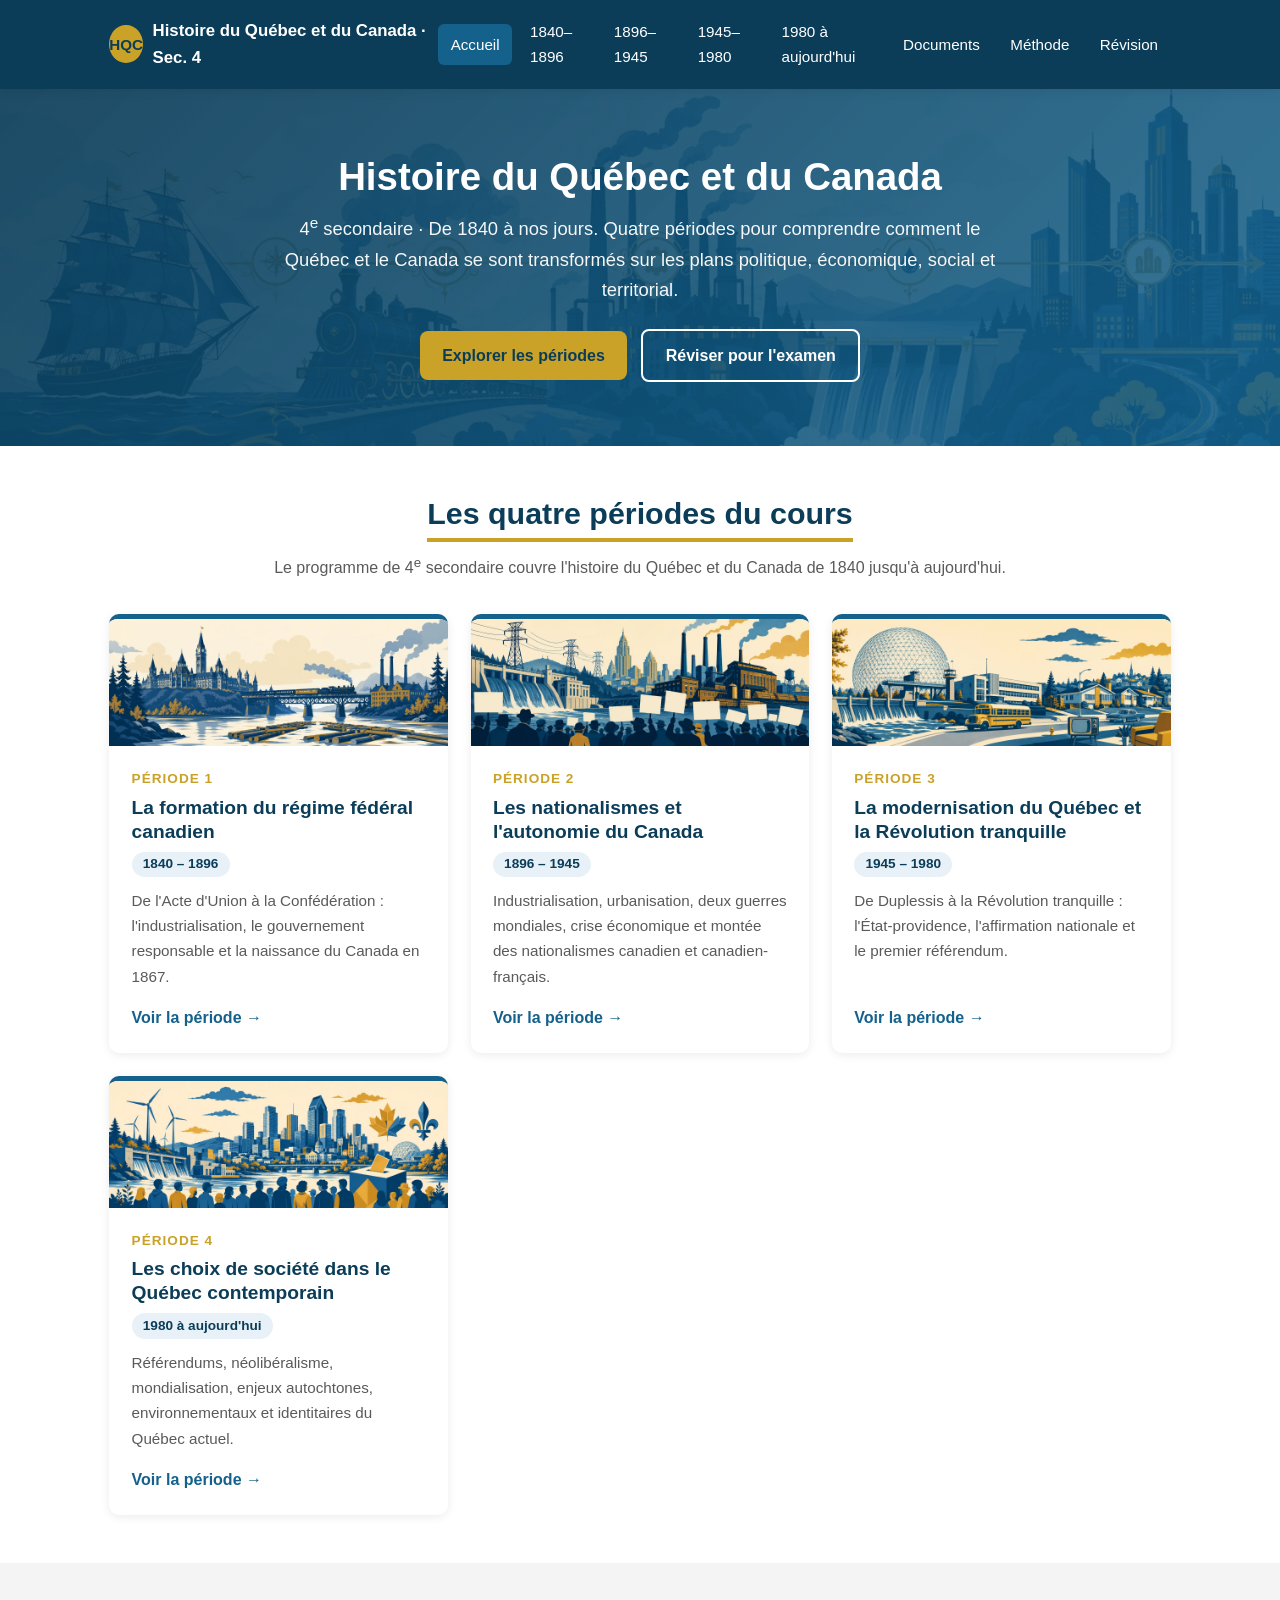
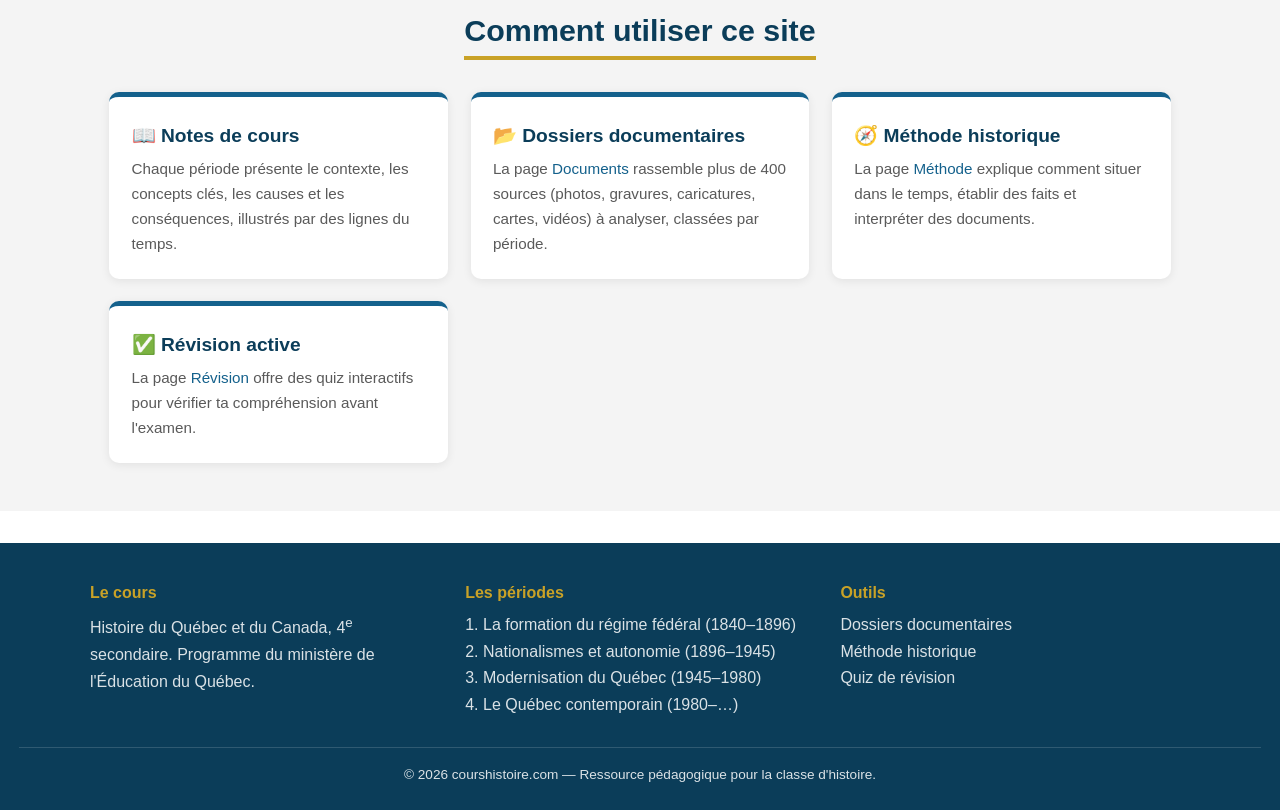
<file: index.html>
<!DOCTYPE html>
<html lang="fr-CA">
<head>
  <meta charset="UTF-8" />
  <meta name="viewport" content="width=device-width, initial-scale=1.0" />
  <title>Histoire du Québec et du Canada — Secondaire 4</title>
  <meta name="description" content="Site de cours d'Histoire du Québec et du Canada de 4e secondaire : les quatre périodes de 1840 à aujourd'hui, notes de cours, lignes du temps et quiz de révision." />
  <meta property="og:title" content="Histoire du Québec et du Canada — Secondaire 4" />
  <meta property="og:description" content="Site de cours d'Histoire du Québec et du Canada de 4e secondaire : les quatre périodes de 1840 à aujourd'hui, notes de cours, lignes du temps et quiz de révision." />
  <meta property="og:type" content="website" />
  <meta property="og:locale" content="fr_CA" />
  <link rel="icon" type="image/svg+xml" href="images/favicon.svg" />
  <link rel="stylesheet" href="css/style.css" />
</head>
<body>
  <a class="evitement" href="#contenu-principal">Aller au contenu</a>
  <header class="site-header">
    <nav class="barre-nav" aria-label="Navigation principale">
      <a href="index.html" class="logo">
        <span class="ecusson">HQC</span>
        <span>Histoire du Québec et du Canada · Sec. 4</span>
      </a>
      <button class="btn-menu" aria-label="Ouvrir le menu" aria-expanded="false">☰</button>
      <ul class="menu">
        <li><a href="index.html" class="actif">Accueil</a></li>
        <li><a href="pages/periode-1.html">1840–1896</a></li>
        <li><a href="pages/periode-2.html">1896–1945</a></li>
        <li><a href="pages/periode-3.html">1945–1980</a></li>
        <li><a href="pages/periode-4.html">1980 à aujourd'hui</a></li>
        <li><a href="pages/documents.html">Documents</a></li>
        <li><a href="pages/methode.html">Méthode</a></li>
        <li><a href="pages/revision.html">Révision</a></li>
      </ul>
    </nav>
  </header>

  <main id="contenu-principal">
    <section class="hero">
      <div class="contenu">
        <h1>Histoire du Québec et du Canada</h1>
        <p>4<sup>e</sup> secondaire · De 1840 à nos jours. Quatre périodes pour comprendre comment le Québec et le Canada se sont transformés sur les plans politique, économique, social et territorial.</p>
        <a href="#periodes" class="btn">Explorer les périodes</a>
        <a href="pages/revision.html" class="btn btn-secondaire">Réviser pour l'examen</a>
      </div>
    </section>

    <section id="periodes">
      <div class="contenu">
        <div class="section-titre">
          <h2>Les quatre périodes du cours</h2>
          <p>Le programme de 4<sup>e</sup> secondaire couvre l'histoire du Québec et du Canada de 1840 jusqu'à aujourd'hui.</p>
        </div>

        <div class="grille-periodes">
          <article class="carte-periode">
            <img class="vignette-periode" src="images/bannieres/periode-1.webp" alt="" loading="lazy" width="1600" height="600" />
            <div class="corps">
              <span class="numero">Période 1</span>
              <h3>La formation du régime fédéral canadien</h3>
              <span class="annees">1840 – 1896</span>
              <p>De l'Acte d'Union à la Confédération : l'industrialisation, le gouvernement responsable et la naissance du Canada en 1867.</p>
              <a class="lien-carte" href="pages/periode-1.html">Voir la période →</a>
            </div>
          </article>

          <article class="carte-periode">
            <img class="vignette-periode" src="images/bannieres/periode-2.webp" alt="" loading="lazy" width="1600" height="600" />
            <div class="corps">
              <span class="numero">Période 2</span>
              <h3>Les nationalismes et l'autonomie du Canada</h3>
              <span class="annees">1896 – 1945</span>
              <p>Industrialisation, urbanisation, deux guerres mondiales, crise économique et montée des nationalismes canadien et canadien-français.</p>
              <a class="lien-carte" href="pages/periode-2.html">Voir la période →</a>
            </div>
          </article>

          <article class="carte-periode">
            <img class="vignette-periode" src="images/bannieres/periode-3.webp" alt="" loading="lazy" width="1600" height="600" />
            <div class="corps">
              <span class="numero">Période 3</span>
              <h3>La modernisation du Québec et la Révolution tranquille</h3>
              <span class="annees">1945 – 1980</span>
              <p>De Duplessis à la Révolution tranquille : l'État-providence, l'affirmation nationale et le premier référendum.</p>
              <a class="lien-carte" href="pages/periode-3.html">Voir la période →</a>
            </div>
          </article>

          <article class="carte-periode">
            <img class="vignette-periode" src="images/bannieres/periode-4.webp" alt="" loading="lazy" width="1600" height="600" />
            <div class="corps">
              <span class="numero">Période 4</span>
              <h3>Les choix de société dans le Québec contemporain</h3>
              <span class="annees">1980 à aujourd'hui</span>
              <p>Référendums, néolibéralisme, mondialisation, enjeux autochtones, environnementaux et identitaires du Québec actuel.</p>
              <a class="lien-carte" href="pages/periode-4.html">Voir la période →</a>
            </div>
          </article>
        </div>
      </div>
    </section>

    <section class="bg-clair">
      <div class="contenu">
        <div class="section-titre">
          <h2>Comment utiliser ce site</h2>
        </div>
        <div class="grille-periodes">
          <article class="carte-periode">
            <div class="corps">
              <h3>📖 Notes de cours</h3>
              <p>Chaque période présente le contexte, les concepts clés, les causes et les conséquences, illustrés par des lignes du temps.</p>
            </div>
          </article>
          <article class="carte-periode">
            <div class="corps">
              <h3>📂 Dossiers documentaires</h3>
              <p>La page <a href="pages/documents.html">Documents</a> rassemble plus de 400 sources (photos, gravures, caricatures, cartes, vidéos) à analyser, classées par période.</p>
            </div>
          </article>
          <article class="carte-periode">
            <div class="corps">
              <h3>🧭 Méthode historique</h3>
              <p>La page <a href="pages/methode.html">Méthode</a> explique comment situer dans le temps, établir des faits et interpréter des documents.</p>
            </div>
          </article>
          <article class="carte-periode">
            <div class="corps">
              <h3>✅ Révision active</h3>
              <p>La page <a href="pages/revision.html">Révision</a> offre des quiz interactifs pour vérifier ta compréhension avant l'examen.</p>
            </div>
          </article>
        </div>
      </div>
    </section>
  </main>

  <footer class="site-footer">
    <div class="footer-grille">
      <div>
        <h4>Le cours</h4>
        <p>Histoire du Québec et du Canada, 4<sup>e</sup> secondaire. Programme du ministère de l'Éducation du Québec.</p>
      </div>
      <div>
        <h4>Les périodes</h4>
        <ul>
          <li><a href="pages/periode-1.html">1. La formation du régime fédéral (1840–1896)</a></li>
          <li><a href="pages/periode-2.html">2. Nationalismes et autonomie (1896–1945)</a></li>
          <li><a href="pages/periode-3.html">3. Modernisation du Québec (1945–1980)</a></li>
          <li><a href="pages/periode-4.html">4. Le Québec contemporain (1980–…)</a></li>
        </ul>
      </div>
      <div>
        <h4>Outils</h4>
        <ul>
          <li><a href="pages/documents.html">Dossiers documentaires</a></li>
          <li><a href="pages/methode.html">Méthode historique</a></li>
          <li><a href="pages/revision.html">Quiz de révision</a></li>
        </ul>
      </div>
    </div>
    <p class="copyright">© <span class="annee-courante">2026</span> courshistoire.com — Ressource pédagogique pour la classe d'histoire.</p>
  </footer>

  <script src="js/main.js"></script>
</body>
</html>
</file>
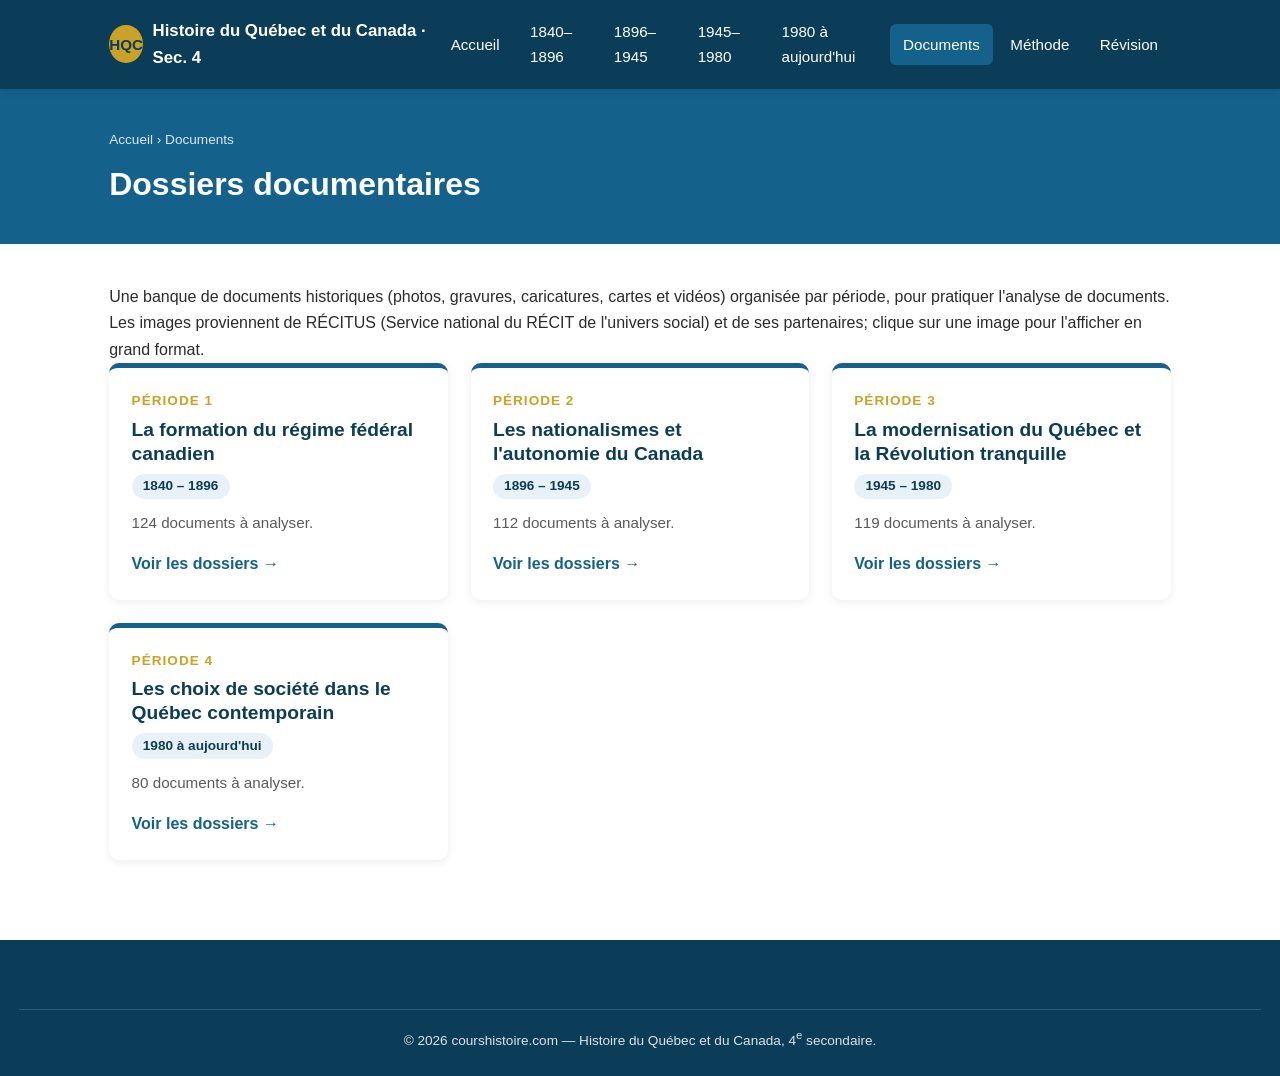
<file: pages/documents.html>
<!DOCTYPE html>
<html lang="fr-CA">
<head>
  <meta charset="UTF-8" />
  <meta name="viewport" content="width=device-width, initial-scale=1.0" />
  <title>Dossiers documentaires — Histoire du Québec et du Canada, Sec. 4</title>
  <meta name="description" content="Banque de documents historiques (images, gravures, caricatures, vidéos) organisée par période pour l&#x27;analyse en classe." />
  <meta property="og:title" content="Dossiers documentaires — Histoire du Québec et du Canada, Sec. 4" />
  <meta property="og:description" content="Banque de documents historiques (images, gravures, caricatures, vidéos) organisée par période pour l&#x27;analyse en classe." />
  <meta property="og:type" content="website" />
  <meta property="og:locale" content="fr_CA" />
  <link rel="icon" type="image/svg+xml" href="../images/favicon.svg" />
  <link rel="stylesheet" href="../css/style.css" />
</head>
<body>
  <a class="evitement" href="#contenu-principal">Aller au contenu</a>
  <header class="site-header">
    <nav class="barre-nav" aria-label="Navigation principale">
      <a href="../index.html" class="logo">
        <span class="ecusson">HQC</span>
        <span>Histoire du Québec et du Canada · Sec. 4</span>
      </a>
      <button class="btn-menu" aria-label="Ouvrir le menu" aria-expanded="false">☰</button>
      <ul class="menu">
        <li><a href="../index.html">Accueil</a></li>
        <li><a href="periode-1.html">1840–1896</a></li>
        <li><a href="periode-2.html">1896–1945</a></li>
        <li><a href="periode-3.html">1945–1980</a></li>
        <li><a href="periode-4.html">1980 à aujourd'hui</a></li>
        <li><a href="documents.html" class="actif">Documents</a></li>
        <li><a href="methode.html">Méthode</a></li>
        <li><a href="revision.html">Révision</a></li>
      </ul>
    </nav>
  </header>

  <div class="entete-periode">
    <div class="contenu">
      <p class="fil-ariane"><a href="../index.html">Accueil</a> › Documents</p>
      <h1>Dossiers documentaires</h1>
    </div>
  </div>

  <main id="contenu-principal" class="contenu" style="padding-top:2.5rem; padding-bottom:3rem;">
    <p>Une banque de documents historiques (photos, gravures, caricatures, cartes et vidéos) organisée par période, pour pratiquer l'analyse de documents. Les images proviennent de RÉCITUS (Service national du RÉCIT de l'univers social) et de ses partenaires; clique sur une image pour l'afficher en grand format.</p>

    <div class="grille-periodes">
      <article class="carte-periode">
        <div class="corps">
          <span class="numero">Période 1</span>
          <h3>La formation du régime fédéral canadien</h3>
          <span class="annees">1840 – 1896</span>
          <p>124 documents à analyser.</p>
          <a class="lien-carte" href="documents-periode-1.html">Voir les dossiers →</a>
        </div>
      </article>
      <article class="carte-periode">
        <div class="corps">
          <span class="numero">Période 2</span>
          <h3>Les nationalismes et l&#x27;autonomie du Canada</h3>
          <span class="annees">1896 – 1945</span>
          <p>112 documents à analyser.</p>
          <a class="lien-carte" href="documents-periode-2.html">Voir les dossiers →</a>
        </div>
      </article>
      <article class="carte-periode">
        <div class="corps">
          <span class="numero">Période 3</span>
          <h3>La modernisation du Québec et la Révolution tranquille</h3>
          <span class="annees">1945 – 1980</span>
          <p>119 documents à analyser.</p>
          <a class="lien-carte" href="documents-periode-3.html">Voir les dossiers →</a>
        </div>
      </article>
      <article class="carte-periode">
        <div class="corps">
          <span class="numero">Période 4</span>
          <h3>Les choix de société dans le Québec contemporain</h3>
          <span class="annees">1980 à aujourd'hui</span>
          <p>80 documents à analyser.</p>
          <a class="lien-carte" href="documents-periode-4.html">Voir les dossiers →</a>
        </div>
      </article>
    </div>
  </main>

  <footer class="site-footer">
    <p class="copyright">© <span class="annee-courante">2026</span> courshistoire.com — Histoire du Québec et du Canada, 4<sup>e</sup> secondaire.</p>
  </footer>

  <script src="../js/main.js"></script>
</body>
</html>
</file>
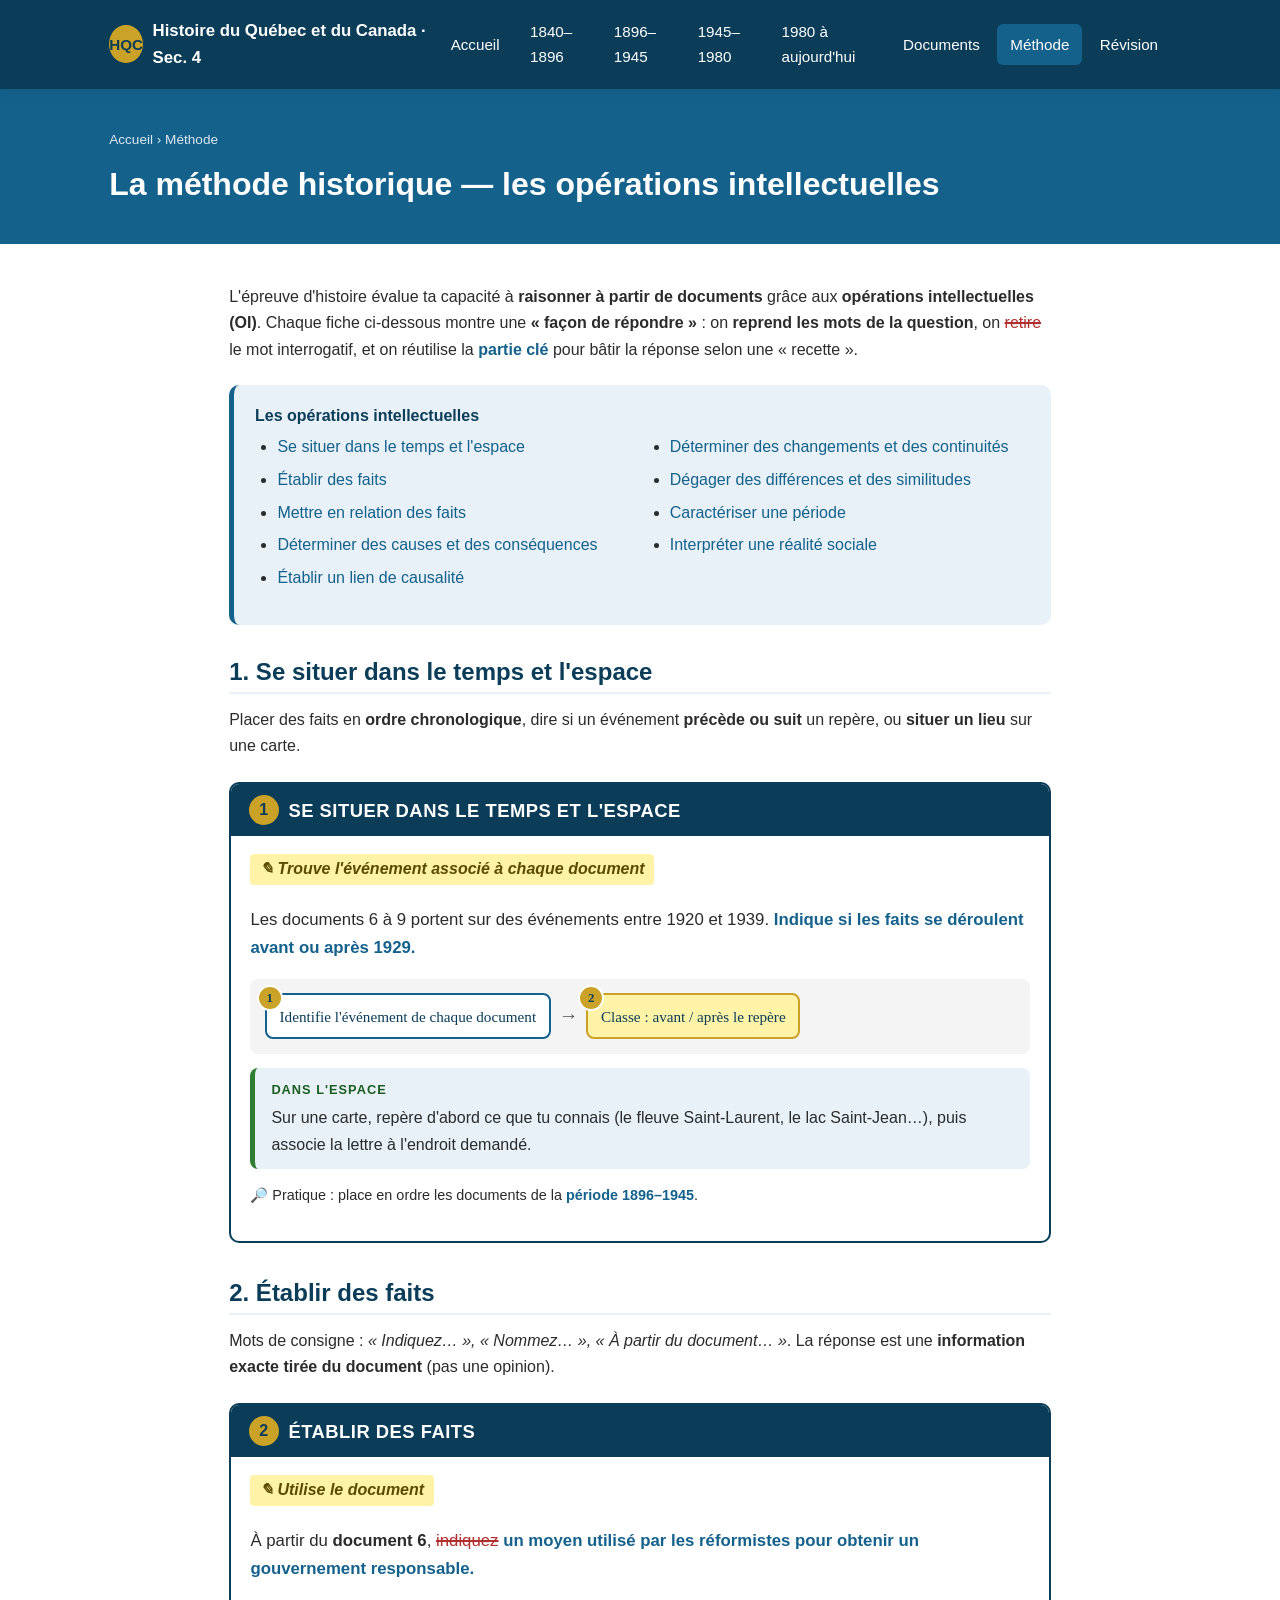
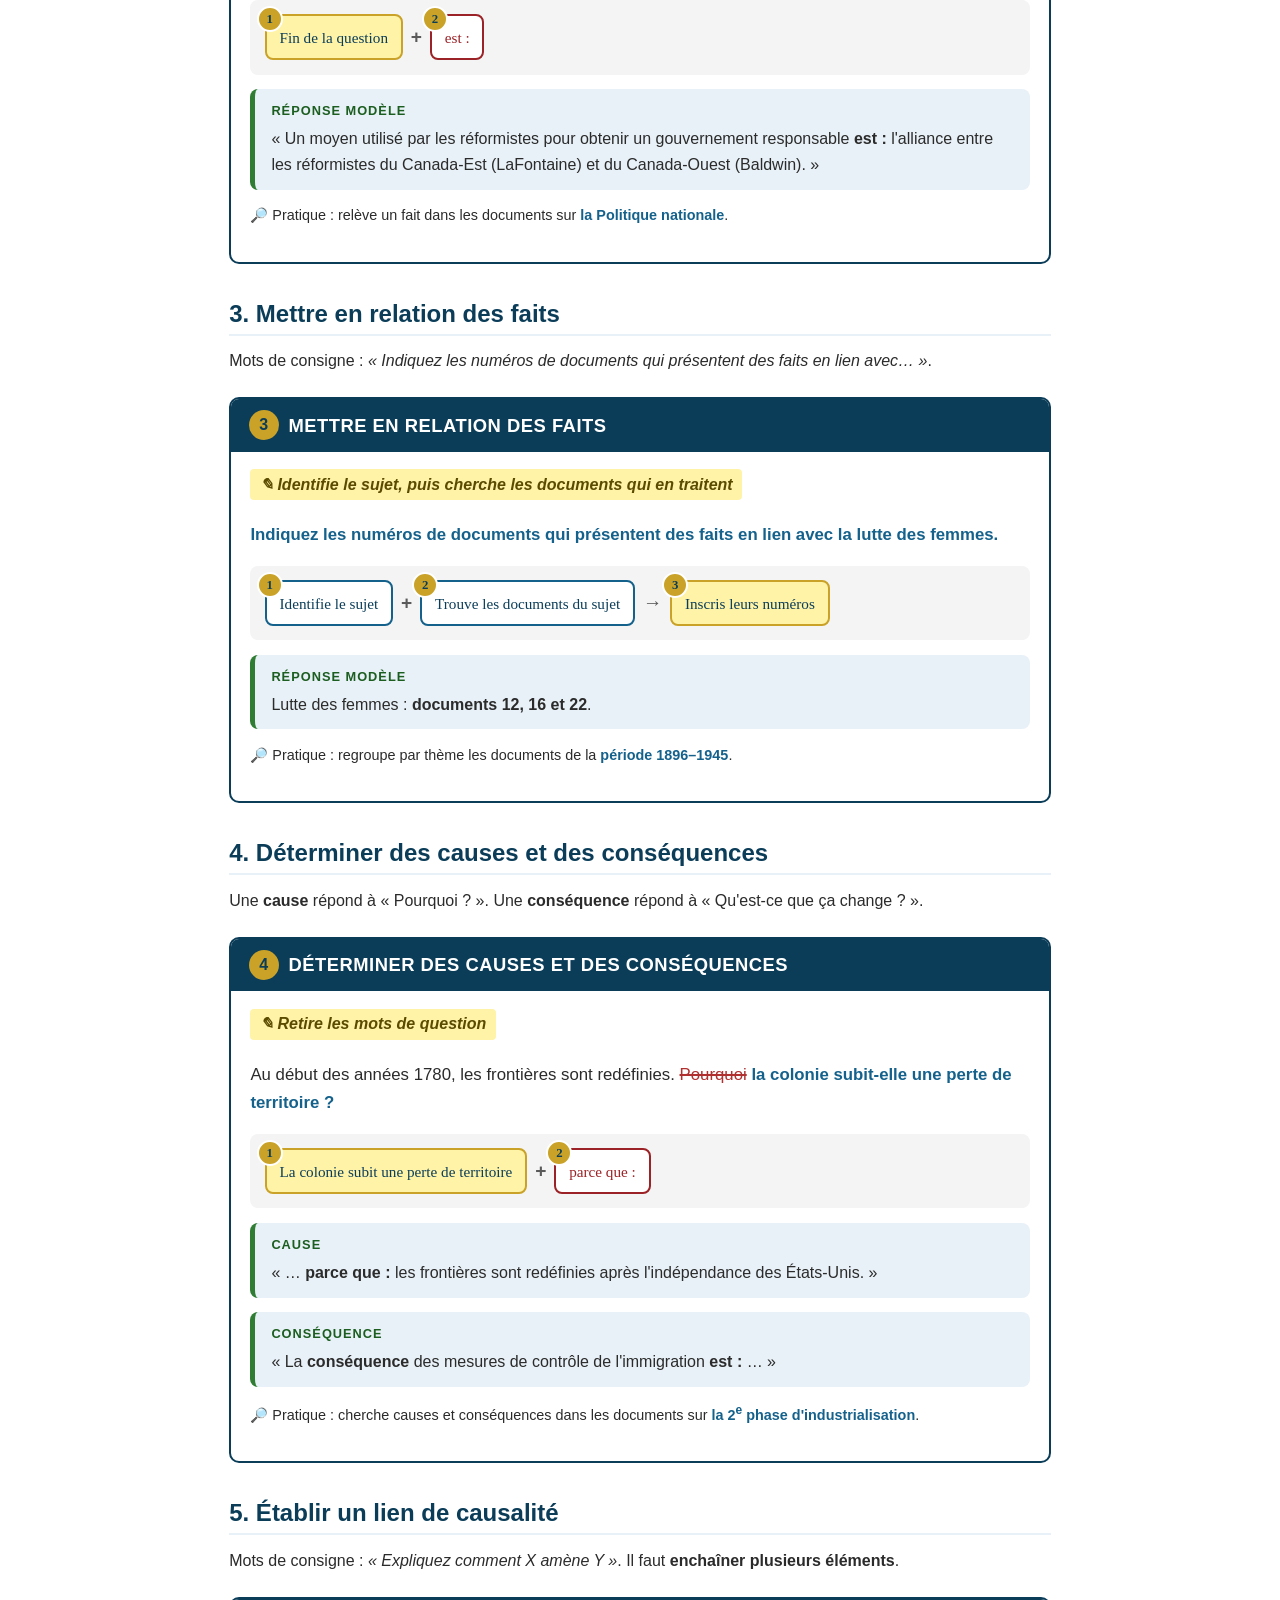
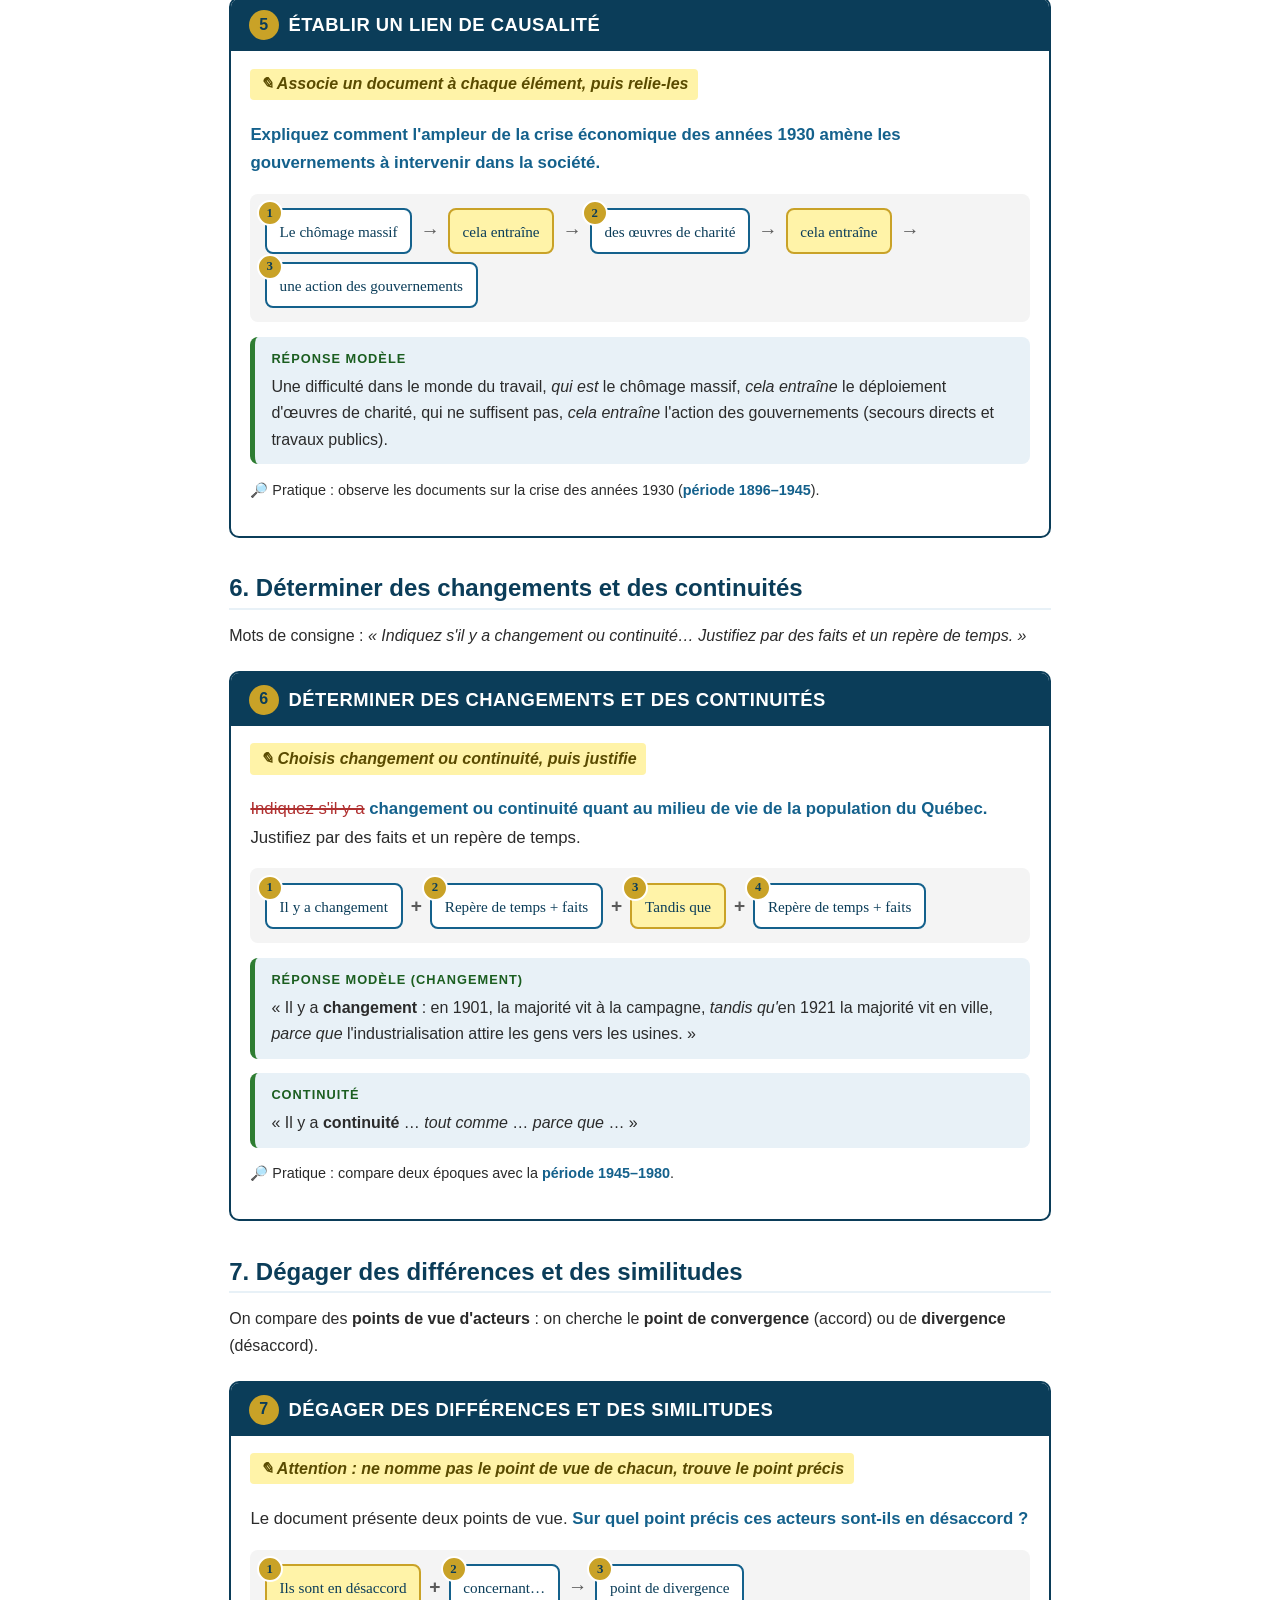
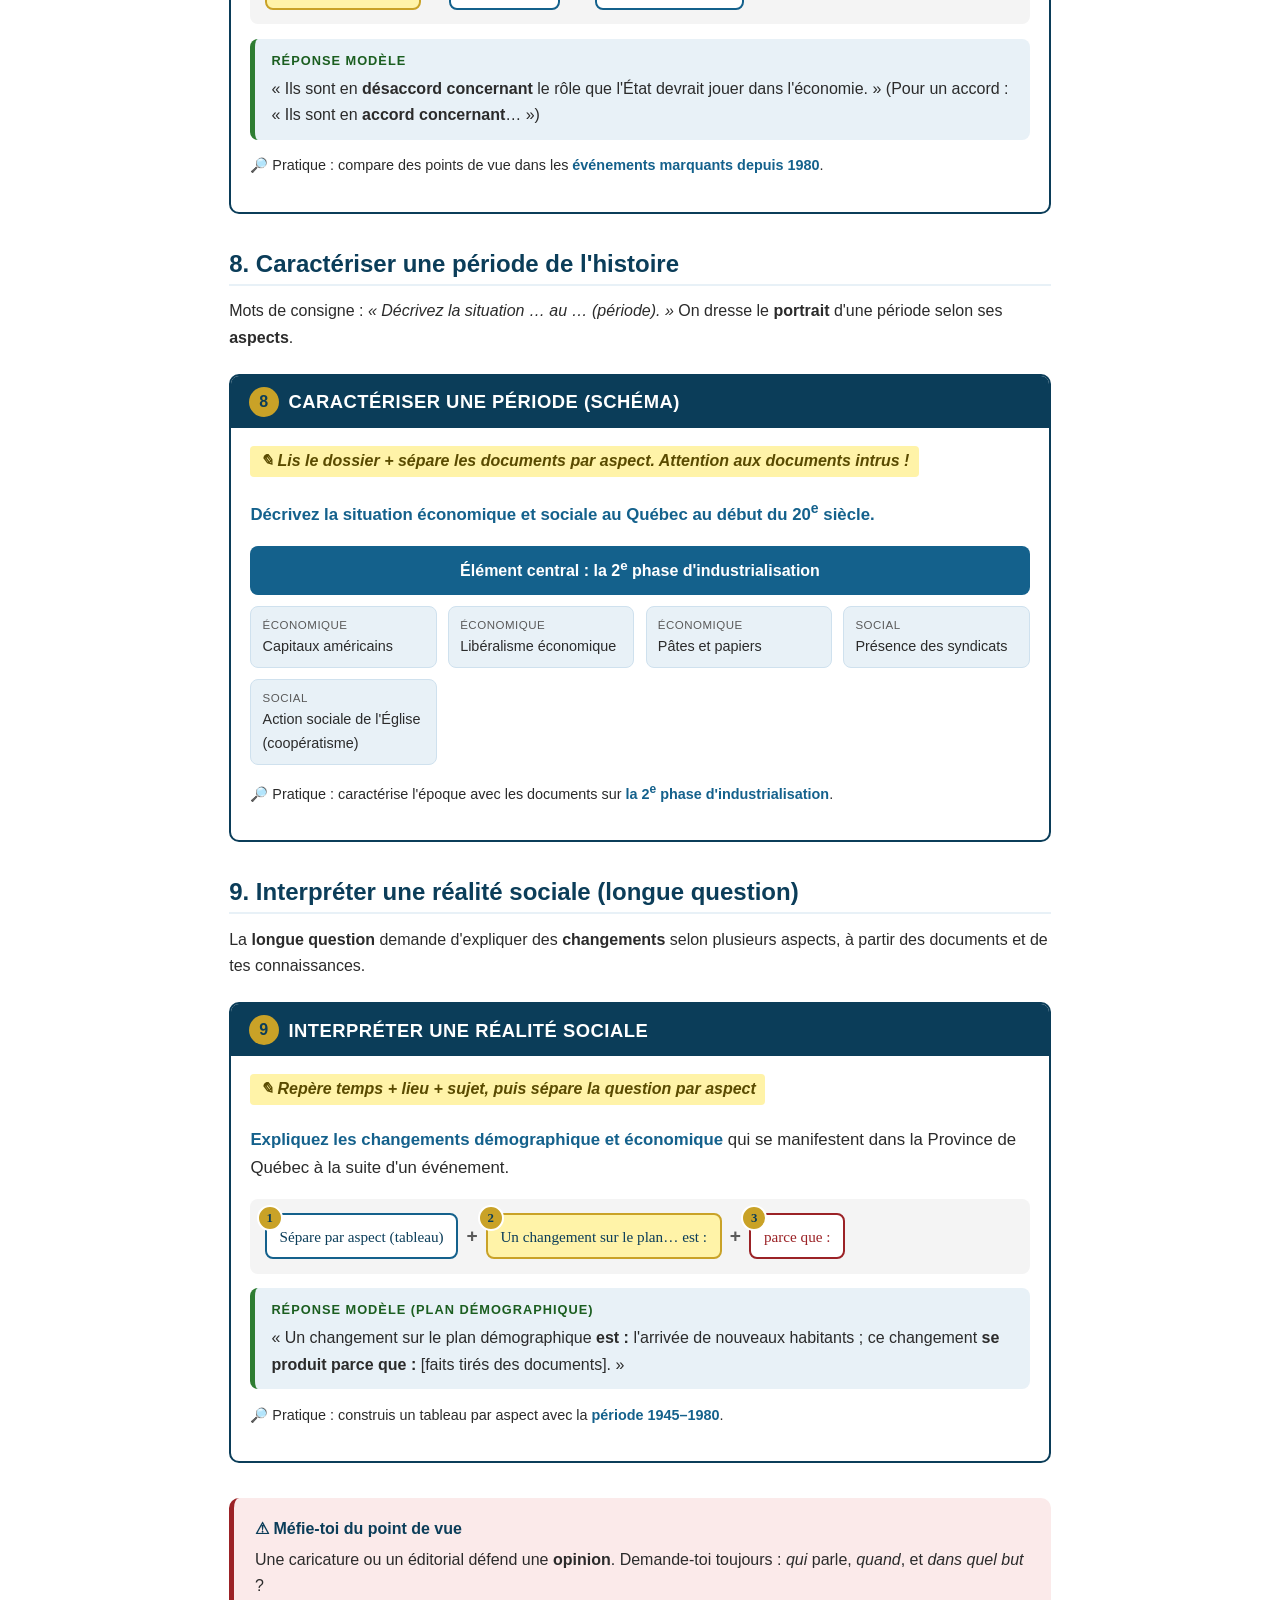
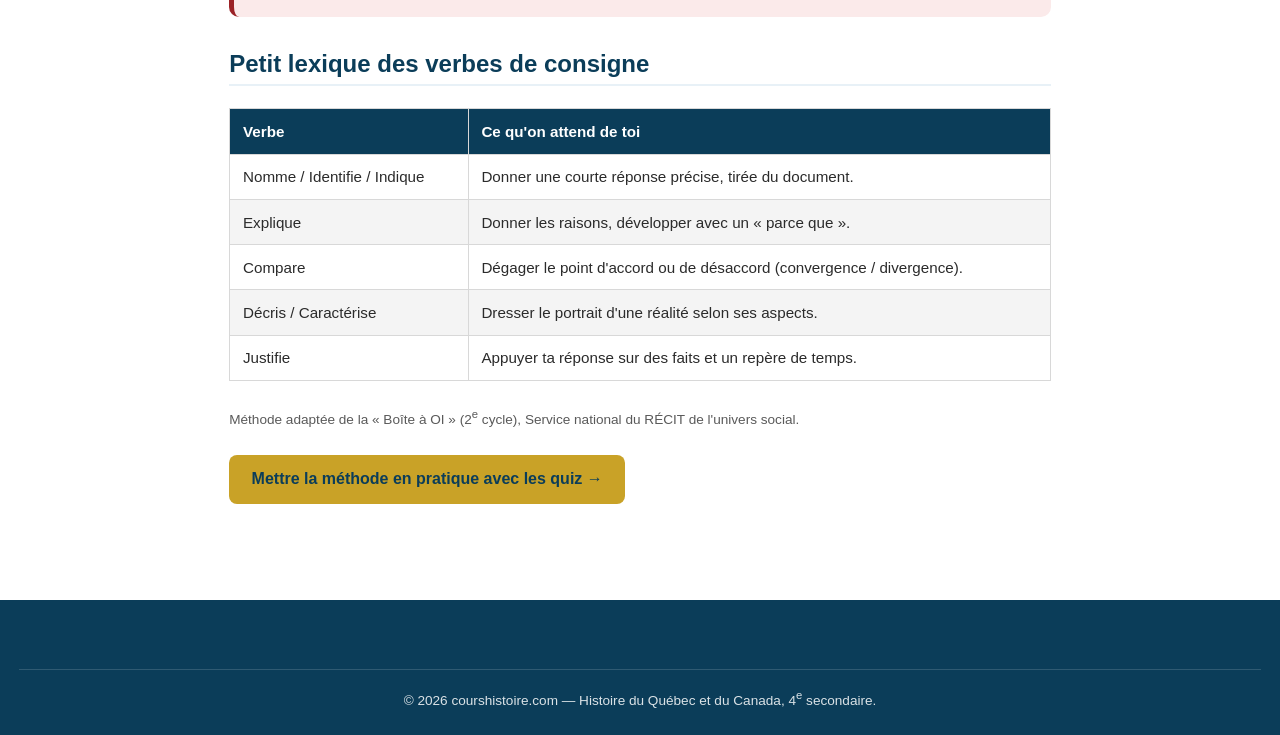
<file: pages/methode.html>
<!DOCTYPE html>
<html lang="fr-CA">
<head>
  <meta charset="UTF-8" />
  <meta name="viewport" content="width=device-width, initial-scale=1.0" />
  <title>Méthode historique — Histoire du Québec et du Canada, Sec. 4</title>
  <meta name="description" content="Les opérations intellectuelles en histoire et leur « façon de répondre » : méthode, mots-charnières et exemples pour l'épreuve d'Histoire du Québec et du Canada de 4e secondaire." />
  <meta property="og:title" content="Méthode historique — Histoire du Québec et du Canada, Sec. 4" />
  <meta property="og:description" content="Les opérations intellectuelles en histoire et leur « façon de répondre » : méthode, mots-charnières et exemples pour l'épreuve d'Histoire du Québec et du Canada de 4e secondaire." />
  <meta property="og:type" content="website" />
  <meta property="og:locale" content="fr_CA" />
  <link rel="icon" type="image/svg+xml" href="../images/favicon.svg" />
  <link rel="stylesheet" href="../css/style.css" />
</head>
<body>
  <a class="evitement" href="#contenu-principal">Aller au contenu</a>
  <header class="site-header">
    <nav class="barre-nav" aria-label="Navigation principale">
      <a href="../index.html" class="logo">
        <span class="ecusson">HQC</span>
        <span>Histoire du Québec et du Canada · Sec. 4</span>
      </a>
      <button class="btn-menu" aria-label="Ouvrir le menu" aria-expanded="false">☰</button>
      <ul class="menu">
        <li><a href="../index.html">Accueil</a></li>
        <li><a href="periode-1.html">1840–1896</a></li>
        <li><a href="periode-2.html">1896–1945</a></li>
        <li><a href="periode-3.html">1945–1980</a></li>
        <li><a href="periode-4.html">1980 à aujourd'hui</a></li>
        <li><a href="documents.html">Documents</a></li>
        <li><a href="methode.html" class="actif">Méthode</a></li>
        <li><a href="revision.html">Révision</a></li>
      </ul>
    </nav>
  </header>

  <div class="entete-periode">
    <div class="contenu">
      <p class="fil-ariane"><a href="../index.html">Accueil</a> › Méthode</p>
      <h1>La méthode historique — les opérations intellectuelles</h1>
    </div>
  </div>

  <main id="contenu-principal" class="contenu" style="padding-top:2.5rem; padding-bottom:3rem; max-width:860px;">
    <article class="article-cours">
      <p>L'épreuve d'histoire évalue ta capacité à <strong>raisonner à partir de documents</strong> grâce aux <strong>opérations intellectuelles (OI)</strong>. Chaque fiche ci-dessous montre une <strong>« façon de répondre »</strong> : on <strong>reprend les mots de la question</strong>, on <span style="color:#b03030;text-decoration:line-through;text-decoration-thickness:2px;">retire</span> le mot interrogatif, et on réutilise la <span style="color:var(--bleu);font-weight:700;">partie clé</span> pour bâtir la réponse selon une « recette ».</p>

      <nav class="encadre" aria-label="Liste des opérations intellectuelles">
        <span class="titre-encadre">Les opérations intellectuelles</span>
        <ul class="liste-dossiers">
          <li><a href="#temps-espace">Se situer dans le temps et l'espace</a></li>
          <li><a href="#faits">Établir des faits</a></li>
          <li><a href="#relation">Mettre en relation des faits</a></li>
          <li><a href="#causes">Déterminer des causes et des conséquences</a></li>
          <li><a href="#causalite">Établir un lien de causalité</a></li>
          <li><a href="#changement">Déterminer des changements et des continuités</a></li>
          <li><a href="#comparer">Dégager des différences et des similitudes</a></li>
          <li><a href="#caracteriser">Caractériser une période</a></li>
          <li><a href="#interpreter">Interpréter une réalité sociale</a></li>
        </ul>
      </nav>

      <!-- 1. SE SITUER DANS LE TEMPS ET L'ESPACE -->
      <h2 id="temps-espace">1. Se situer dans le temps et l'espace</h2>
      <p>Placer des faits en <strong>ordre chronologique</strong>, dire si un événement <strong>précède ou suit</strong> un repère, ou <strong>situer un lieu</strong> sur une carte.</p>
      <div class="oi-fiche">
        <div class="oi-entete"><span class="pastille">1</span><h3>Se situer dans le temps et l'espace</h3></div>
        <div class="oi-corps">
          <p class="oi-annot">Trouve l'événement associé à chaque document</p>
          <p class="oi-question"><span class="garde">Les documents 6 à 9 portent sur des événements entre 1920 et 1939.</span> <span class="cle">Indique si les faits se déroulent avant ou après 1929.</span></p>
          <div class="recette">
            <span class="chip" data-n="1">Identifie l'événement de chaque document</span>
            <span class="plus">→</span>
            <span class="chip cle" data-n="2">Classe : avant / après le repère</span>
          </div>
          <div class="reponse-modele">
            <span class="etiquette">Dans l'espace</span>
            Sur une carte, repère d'abord ce que tu connais (le fleuve Saint-Laurent, le lac Saint-Jean…), puis associe la lettre à l'endroit demandé.
          </div>
          <p class="oi-pratique">🔎 Pratique : place en ordre les documents de la <a href="documents-periode-2.html">période 1896–1945</a>.</p>
        </div>
      </div>

      <!-- 2. ÉTABLIR DES FAITS -->
      <h2 id="faits">2. Établir des faits</h2>
      <p>Mots de consigne : <em>« Indiquez… », « Nommez… », « À partir du document… »</em>. La réponse est une <strong>information exacte tirée du document</strong> (pas une opinion).</p>
      <div class="oi-fiche">
        <div class="oi-entete"><span class="pastille">2</span><h3>Établir des faits</h3></div>
        <div class="oi-corps">
          <p class="oi-annot">Utilise le document</p>
          <p class="oi-question"><span class="garde">À partir du <strong>document 6</strong>,</span> <span class="retire">indiquez</span> <span class="cle">un moyen utilisé par les réformistes pour obtenir un gouvernement responsable.</span></p>
          <div class="recette">
            <span class="chip cle" data-n="1">Fin de la question</span>
            <span class="plus">+</span>
            <span class="chip rouge" data-n="2">est :</span>
          </div>
          <div class="reponse-modele">
            <span class="etiquette">Réponse modèle</span>
            « Un moyen utilisé par les réformistes pour obtenir un gouvernement responsable <strong>est :</strong> l'alliance entre les réformistes du Canada-Est (LaFontaine) et du Canada-Ouest (Baldwin). »
          </div>
          <p class="oi-pratique">🔎 Pratique : relève un fait dans les documents sur <a href="documents-periode-1.html#la-politique-nationale">la Politique nationale</a>.</p>
        </div>
      </div>

      <!-- 3. METTRE EN RELATION DES FAITS -->
      <h2 id="relation">3. Mettre en relation des faits</h2>
      <p>Mots de consigne : <em>« Indiquez les numéros de documents qui présentent des faits en lien avec… »</em>.</p>
      <div class="oi-fiche">
        <div class="oi-entete"><span class="pastille">3</span><h3>Mettre en relation des faits</h3></div>
        <div class="oi-corps">
          <p class="oi-annot">Identifie le sujet, puis cherche les documents qui en traitent</p>
          <p class="oi-question"><span class="cle">Indiquez les numéros de documents qui présentent des faits en lien avec la lutte des femmes.</span></p>
          <div class="recette">
            <span class="chip" data-n="1">Identifie le sujet</span>
            <span class="plus">+</span>
            <span class="chip" data-n="2">Trouve les documents du sujet</span>
            <span class="plus">→</span>
            <span class="chip cle" data-n="3">Inscris leurs numéros</span>
          </div>
          <div class="reponse-modele">
            <span class="etiquette">Réponse modèle</span>
            Lutte des femmes : <strong>documents 12, 16 et 22</strong>.
          </div>
          <p class="oi-pratique">🔎 Pratique : regroupe par thème les documents de la <a href="documents-periode-2.html">période 1896–1945</a>.</p>
        </div>
      </div>

      <!-- 4. CAUSES ET CONSÉQUENCES -->
      <h2 id="causes">4. Déterminer des causes et des conséquences</h2>
      <p>Une <strong>cause</strong> répond à « Pourquoi ? ». Une <strong>conséquence</strong> répond à « Qu'est-ce que ça change ? ».</p>
      <div class="oi-fiche">
        <div class="oi-entete"><span class="pastille">4</span><h3>Déterminer des causes et des conséquences</h3></div>
        <div class="oi-corps">
          <p class="oi-annot">Retire les mots de question</p>
          <p class="oi-question"><span class="garde">Au début des années 1780, les frontières sont redéfinies.</span> <span class="retire">Pourquoi</span> <span class="cle">la colonie subit-elle une perte de territoire&nbsp;?</span></p>
          <div class="recette">
            <span class="chip cle" data-n="1">La colonie subit une perte de territoire</span>
            <span class="plus">+</span>
            <span class="chip rouge" data-n="2">parce que :</span>
          </div>
          <div class="reponse-modele">
            <span class="etiquette">Cause</span>
            « … <strong>parce que :</strong> les frontières sont redéfinies après l'indépendance des États-Unis. »
          </div>
          <div class="reponse-modele">
            <span class="etiquette">Conséquence</span>
            « La <strong>conséquence</strong> des mesures de contrôle de l'immigration <strong>est :</strong> … »
          </div>
          <p class="oi-pratique">🔎 Pratique : cherche causes et conséquences dans les documents sur <a href="documents-periode-2.html#deuxi-me-phase-d-industrialisation">la 2<sup>e</sup> phase d'industrialisation</a>.</p>
        </div>
      </div>

      <!-- 5. LIEN DE CAUSALITÉ -->
      <h2 id="causalite">5. Établir un lien de causalité</h2>
      <p>Mots de consigne : <em>« Expliquez comment X amène Y »</em>. Il faut <strong>enchaîner plusieurs éléments</strong>.</p>
      <div class="oi-fiche">
        <div class="oi-entete"><span class="pastille">5</span><h3>Établir un lien de causalité</h3></div>
        <div class="oi-corps">
          <p class="oi-annot">Associe un document à chaque élément, puis relie-les</p>
          <p class="oi-question"><span class="cle">Expliquez comment l'ampleur de la crise économique des années 1930 amène les gouvernements à intervenir dans la société.</span></p>
          <div class="recette">
            <span class="chip" data-n="1">Le chômage massif</span>
            <span class="plus">→</span>
            <span class="chip cle">cela entraîne</span>
            <span class="plus">→</span>
            <span class="chip" data-n="2">des œuvres de charité</span>
            <span class="plus">→</span>
            <span class="chip cle">cela entraîne</span>
            <span class="plus">→</span>
            <span class="chip" data-n="3">une action des gouvernements</span>
          </div>
          <div class="reponse-modele">
            <span class="etiquette">Réponse modèle</span>
            Une difficulté dans le monde du travail, <em>qui est</em> le chômage massif, <em>cela entraîne</em> le déploiement d'œuvres de charité, qui ne suffisent pas, <em>cela entraîne</em> l'action des gouvernements (secours directs et travaux publics).
          </div>
          <p class="oi-pratique">🔎 Pratique : observe les documents sur la crise des années 1930 (<a href="documents-periode-2.html">période 1896–1945</a>).</p>
        </div>
      </div>

      <!-- 6. CHANGEMENTS ET CONTINUITÉS -->
      <h2 id="changement">6. Déterminer des changements et des continuités</h2>
      <p>Mots de consigne : <em>« Indiquez s'il y a changement ou continuité… Justifiez par des faits et un repère de temps. »</em></p>
      <div class="oi-fiche">
        <div class="oi-entete"><span class="pastille">6</span><h3>Déterminer des changements et des continuités</h3></div>
        <div class="oi-corps">
          <p class="oi-annot">Choisis changement ou continuité, puis justifie</p>
          <p class="oi-question"><span class="retire">Indiquez s'il y a</span> <span class="cle">changement ou continuité quant au milieu de vie de la population du Québec.</span> <span class="garde">Justifiez par des faits et un repère de temps.</span></p>
          <div class="recette">
            <span class="chip" data-n="1">Il y a changement</span>
            <span class="plus">+</span>
            <span class="chip" data-n="2">Repère de temps + faits</span>
            <span class="plus">+</span>
            <span class="chip cle" data-n="3">Tandis que</span>
            <span class="plus">+</span>
            <span class="chip" data-n="4">Repère de temps + faits</span>
          </div>
          <div class="reponse-modele">
            <span class="etiquette">Réponse modèle (changement)</span>
            « Il y a <strong>changement</strong> : en 1901, la majorité vit à la campagne, <em>tandis qu'</em>en 1921 la majorité vit en ville, <em>parce que</em> l'industrialisation attire les gens vers les usines. »
          </div>
          <div class="reponse-modele">
            <span class="etiquette">Continuité</span>
            « Il y a <strong>continuité</strong> … <em>tout comme</em> … <em>parce que</em> … »
          </div>
          <p class="oi-pratique">🔎 Pratique : compare deux époques avec la <a href="documents-periode-3.html">période 1945–1980</a>.</p>
        </div>
      </div>

      <!-- 7. DIFFÉRENCES ET SIMILITUDES -->
      <h2 id="comparer">7. Dégager des différences et des similitudes</h2>
      <p>On compare des <strong>points de vue d'acteurs</strong> : on cherche le <strong>point de convergence</strong> (accord) ou de <strong>divergence</strong> (désaccord).</p>
      <div class="oi-fiche">
        <div class="oi-entete"><span class="pastille">7</span><h3>Dégager des différences et des similitudes</h3></div>
        <div class="oi-corps">
          <p class="oi-annot">Attention : ne nomme pas le point de vue de chacun, trouve le point précis</p>
          <p class="oi-question"><span class="garde">Le document présente deux points de vue.</span> <span class="cle">Sur quel point précis ces acteurs sont-ils en désaccord&nbsp;?</span></p>
          <div class="recette">
            <span class="chip cle" data-n="1">Ils sont en désaccord</span>
            <span class="plus">+</span>
            <span class="chip" data-n="2">concernant…</span>
            <span class="plus">→</span>
            <span class="chip" data-n="3">point de divergence</span>
          </div>
          <div class="reponse-modele">
            <span class="etiquette">Réponse modèle</span>
            « Ils sont en <strong>désaccord concernant</strong> le rôle que l'État devrait jouer dans l'économie. » (Pour un accord : « Ils sont en <strong>accord concernant</strong>… »)
          </div>
          <p class="oi-pratique">🔎 Pratique : compare des points de vue dans les <a href="documents-periode-4.html#v-nements-marquants-1980-nos-jours">événements marquants depuis 1980</a>.</p>
        </div>
      </div>

      <!-- 8. CARACTÉRISER UNE PÉRIODE -->
      <h2 id="caracteriser">8. Caractériser une période de l'histoire</h2>
      <p>Mots de consigne : <em>« Décrivez la situation … au … (période). »</em> On dresse le <strong>portrait</strong> d'une période selon ses <strong>aspects</strong>.</p>
      <div class="oi-fiche">
        <div class="oi-entete"><span class="pastille">8</span><h3>Caractériser une période (schéma)</h3></div>
        <div class="oi-corps">
          <p class="oi-annot">Lis le dossier + sépare les documents par aspect. Attention aux documents intrus !</p>
          <p class="oi-question"><span class="cle">Décrivez la situation <strong>économique et sociale</strong> au Québec au début du 20<sup>e</sup> siècle.</span></p>
          <div class="oi-schema">
            <div class="central">Élément central : la 2<sup>e</sup> phase d'industrialisation</div>
            <div class="comp"><span class="aspect">Économique</span>Capitaux américains</div>
            <div class="comp"><span class="aspect">Économique</span>Libéralisme économique</div>
            <div class="comp"><span class="aspect">Économique</span>Pâtes et papiers</div>
            <div class="comp"><span class="aspect">Social</span>Présence des syndicats</div>
            <div class="comp"><span class="aspect">Social</span>Action sociale de l'Église (coopératisme)</div>
          </div>
          <p class="oi-pratique">🔎 Pratique : caractérise l'époque avec les documents sur <a href="documents-periode-2.html#deuxi-me-phase-d-industrialisation">la 2<sup>e</sup> phase d'industrialisation</a>.</p>
        </div>
      </div>

      <!-- 9. INTERPRÉTER UNE RÉALITÉ SOCIALE -->
      <h2 id="interpreter">9. Interpréter une réalité sociale (longue question)</h2>
      <p>La <strong>longue question</strong> demande d'expliquer des <strong>changements</strong> selon plusieurs aspects, à partir des documents et de tes connaissances.</p>
      <div class="oi-fiche">
        <div class="oi-entete"><span class="pastille">9</span><h3>Interpréter une réalité sociale</h3></div>
        <div class="oi-corps">
          <p class="oi-annot">Repère temps + lieu + sujet, puis sépare la question par aspect</p>
          <p class="oi-question"><span class="cle">Expliquez les changements <strong>démographique et économique</strong></span> <span class="garde">qui se manifestent dans la Province de Québec à la suite d'un événement.</span></p>
          <div class="recette">
            <span class="chip" data-n="1">Sépare par aspect (tableau)</span>
            <span class="plus">+</span>
            <span class="chip cle" data-n="2">Un changement sur le plan… est :</span>
            <span class="plus">+</span>
            <span class="chip rouge" data-n="3">parce que :</span>
          </div>
          <div class="reponse-modele">
            <span class="etiquette">Réponse modèle (plan démographique)</span>
            « Un changement sur le plan démographique <strong>est :</strong> l'arrivée de nouveaux habitants ; ce changement <strong>se produit parce que :</strong> [faits tirés des documents]. »
          </div>
          <p class="oi-pratique">🔎 Pratique : construis un tableau par aspect avec la <a href="documents-periode-3.html">période 1945–1980</a>.</p>
        </div>
      </div>

      <div class="encadre attention">
        <span class="titre-encadre">⚠ Méfie-toi du point de vue</span>
        Une caricature ou un éditorial défend une <strong>opinion</strong>. Demande-toi toujours : <em>qui</em> parle, <em>quand</em>, et <em>dans quel but</em> ?
      </div>

      <h2>Petit lexique des verbes de consigne</h2>
      <div class="tableau-wrap">
        <table>
          <thead>
            <tr><th>Verbe</th><th>Ce qu'on attend de toi</th></tr>
          </thead>
          <tbody>
            <tr><td>Nomme / Identifie / Indique</td><td>Donner une courte réponse précise, tirée du document.</td></tr>
            <tr><td>Explique</td><td>Donner les raisons, développer avec un « parce que ».</td></tr>
            <tr><td>Compare</td><td>Dégager le point d'accord ou de désaccord (convergence / divergence).</td></tr>
            <tr><td>Décris / Caractérise</td><td>Dresser le portrait d'une réalité selon ses aspects.</td></tr>
            <tr><td>Justifie</td><td>Appuyer ta réponse sur des faits et un repère de temps.</td></tr>
          </tbody>
        </table>
      </div>

      <p style="font-size:0.85rem; color:#5a5a5a; margin-top:1.5rem;">Méthode adaptée de la « Boîte à OI » (2<sup>e</sup> cycle), Service national du RÉCIT de l'univers social.</p>

      <p style="margin-top:1.5rem;"><a class="btn" href="revision.html">Mettre la méthode en pratique avec les quiz →</a></p>
    </article>
  </main>

  <footer class="site-footer">
    <p class="copyright">© <span class="annee-courante">2026</span> courshistoire.com — Histoire du Québec et du Canada, 4<sup>e</sup> secondaire.</p>
  </footer>

  <script src="../js/main.js"></script>
</body>
</html>
</file>
<file: css/style.css>
/* ===================================================================
   Histoire du Québec et du Canada — Secondaire 4
   Feuille de style principale
   =================================================================== */

:root {
  --bleu-fonce: #0b3d59;
  --bleu: #14618c;
  --bleu-clair: #e8f1f7;
  --or: #c9a227;
  --rouge: #9b2226;
  --gris-fonce: #2b2b2b;
  --gris: #5a5a5a;
  --gris-clair: #f4f4f4;
  --blanc: #ffffff;
  --ombre: 0 2px 10px rgba(0, 0, 0, 0.08);
  --rayon: 10px;
  --largeur-max: 1100px;
  --transition: 0.2s ease;
}

* {
  box-sizing: border-box;
  margin: 0;
  padding: 0;
}

html {
  scroll-behavior: smooth;
}

body {
  font-family: "Segoe UI", Tahoma, Geneva, Verdana, sans-serif;
  color: var(--gris-fonce);
  line-height: 1.65;
  background: var(--blanc);
}

img {
  max-width: 100%;
  height: auto;
  display: block;
}

a {
  color: var(--bleu);
  text-decoration: none;
  transition: color var(--transition);
}

a:hover {
  color: var(--bleu-fonce);
  text-decoration: underline;
}

h1, h2, h3, h4 {
  line-height: 1.25;
  color: var(--bleu-fonce);
}

.contenu {
  width: 100%;
  max-width: var(--largeur-max);
  margin: 0 auto;
  padding: 0 1.2rem;
}

/* ---------- En-tête et navigation ---------- */
.site-header {
  background: var(--bleu-fonce);
  color: var(--blanc);
  position: sticky;
  top: 0;
  z-index: 100;
  box-shadow: var(--ombre);
}

.barre-nav {
  display: flex;
  align-items: center;
  justify-content: space-between;
  padding: 0.7rem 1.2rem;
  max-width: var(--largeur-max);
  margin: 0 auto;
}

.logo {
  display: flex;
  align-items: center;
  gap: 0.6rem;
  color: var(--blanc);
  font-weight: 700;
  font-size: 1.05rem;
}

.logo:hover {
  text-decoration: none;
  color: var(--or);
}

.logo .ecusson {
  background: var(--or);
  color: var(--bleu-fonce);
  width: 38px;
  height: 38px;
  border-radius: 50%;
  display: grid;
  place-items: center;
  font-weight: 800;
  font-size: 0.95rem;
}

.menu {
  list-style: none;
  display: flex;
  gap: 0.3rem;
  align-items: center;
}

.menu a {
  color: var(--blanc);
  padding: 0.5rem 0.8rem;
  border-radius: 6px;
  font-size: 0.95rem;
  display: block;
}

.menu a:hover,
.menu a.actif {
  background: var(--bleu);
  text-decoration: none;
  color: var(--blanc);
}

.btn-menu {
  display: none;
  background: none;
  border: 2px solid rgba(255, 255, 255, 0.5);
  color: var(--blanc);
  font-size: 1.4rem;
  border-radius: 6px;
  padding: 0.2rem 0.6rem;
  cursor: pointer;
}

/* ---------- Bannière / hero ---------- */
.hero {
  background: linear-gradient(135deg, rgba(11, 61, 89, 0.92), rgba(20, 97, 140, 0.85)),
    url("../images/bannieres/accueil.webp") center/cover no-repeat;
  color: var(--blanc);
  padding: 4rem 1.2rem;
  text-align: center;
}

.hero h1 {
  color: var(--blanc);
  font-size: 2.4rem;
  margin-bottom: 0.6rem;
}

.hero p {
  font-size: 1.15rem;
  max-width: 720px;
  margin: 0 auto 1.5rem;
  opacity: 0.95;
}

.btn {
  display: inline-block;
  background: var(--or);
  color: var(--bleu-fonce);
  font-weight: 700;
  padding: 0.7rem 1.4rem;
  border-radius: 8px;
  transition: transform var(--transition), background var(--transition);
}

.btn:hover {
  background: #d9b22f;
  color: var(--bleu-fonce);
  text-decoration: none;
  transform: translateY(-2px);
}

.btn-secondaire {
  background: transparent;
  color: var(--blanc);
  border: 2px solid var(--blanc);
  margin-left: 0.6rem;
}

.btn-secondaire:hover {
  background: var(--blanc);
  color: var(--bleu-fonce);
}

/* ---------- Sections ---------- */
section {
  padding: 3rem 0;
}

.section-titre {
  text-align: center;
  margin-bottom: 2rem;
}

.section-titre h2 {
  font-size: 1.9rem;
  display: inline-block;
  padding-bottom: 0.4rem;
  border-bottom: 4px solid var(--or);
}

.section-titre p {
  color: var(--gris);
  margin-top: 0.6rem;
}

.bg-clair {
  background: var(--gris-clair);
}

/* ---------- Grille de cartes de périodes ---------- */
.grille-periodes {
  display: grid;
  grid-template-columns: repeat(auto-fit, minmax(250px, 1fr));
  gap: 1.4rem;
}

.carte-periode {
  background: var(--blanc);
  border-radius: var(--rayon);
  box-shadow: var(--ombre);
  overflow: hidden;
  display: flex;
  flex-direction: column;
  border-top: 5px solid var(--bleu);
  transition: transform var(--transition), box-shadow var(--transition);
}

.carte-periode:hover {
  transform: translateY(-5px);
  box-shadow: 0 8px 22px rgba(0, 0, 0, 0.14);
}

.carte-periode .numero {
  font-size: 0.85rem;
  font-weight: 700;
  color: var(--or);
  text-transform: uppercase;
  letter-spacing: 1px;
}

.carte-periode .corps {
  padding: 1.4rem;
  flex: 1;
  display: flex;
  flex-direction: column;
}

.carte-periode h3 {
  margin: 0.3rem 0 0.5rem;
  font-size: 1.2rem;
}

.carte-periode .annees {
  background: var(--bleu-clair);
  color: var(--bleu-fonce);
  font-weight: 700;
  border-radius: 20px;
  padding: 0.1rem 0.7rem;
  font-size: 0.85rem;
  align-self: flex-start;
  margin-bottom: 0.7rem;
}

.carte-periode p {
  color: var(--gris);
  font-size: 0.95rem;
  flex: 1;
}

.carte-periode .lien-carte {
  margin-top: 1rem;
  font-weight: 700;
}

/* ---------- Page de période ---------- */
.entete-periode {
  background: var(--bleu);
  color: var(--blanc);
  padding: 2.5rem 1.2rem;
}

.entete-periode .contenu {
  max-width: var(--largeur-max);
}

.entete-periode .annees {
  display: inline-block;
  background: var(--or);
  color: var(--bleu-fonce);
  font-weight: 700;
  border-radius: 20px;
  padding: 0.15rem 0.9rem;
  margin-bottom: 0.6rem;
}

.entete-periode h1 {
  color: var(--blanc);
  font-size: 2rem;
}

.fil-ariane {
  font-size: 0.85rem;
  color: rgba(255, 255, 255, 0.85);
  margin-bottom: 0.8rem;
}

.fil-ariane a {
  color: rgba(255, 255, 255, 0.85);
}

/* Mise en page contenu + sommaire latéral */
.layout-cours {
  display: grid;
  grid-template-columns: 240px 1fr;
  gap: 2.2rem;
  align-items: start;
  padding-top: 2.5rem;
  padding-bottom: 3rem;
}

.sommaire {
  position: sticky;
  top: 80px;
  background: var(--gris-clair);
  border-radius: var(--rayon);
  padding: 1.2rem;
  font-size: 0.92rem;
}

.sommaire h4 {
  margin-bottom: 0.6rem;
  text-transform: uppercase;
  font-size: 0.8rem;
  letter-spacing: 1px;
  color: var(--gris);
}

.sommaire ol {
  list-style: none;
  counter-reset: item;
}

.sommaire li {
  counter-increment: item;
  margin-bottom: 0.4rem;
}

.sommaire li a::before {
  content: counter(item) ". ";
  color: var(--or);
  font-weight: 700;
}

.article-cours h2 {
  font-size: 1.5rem;
  margin: 2rem 0 0.8rem;
  padding-bottom: 0.3rem;
  border-bottom: 2px solid var(--bleu-clair);
}

.article-cours h2:first-child {
  margin-top: 0;
}

.article-cours h3 {
  font-size: 1.15rem;
  margin: 1.4rem 0 0.5rem;
  color: var(--bleu);
}

.article-cours p {
  margin-bottom: 1rem;
}

.article-cours ul,
.article-cours ol {
  margin: 0 0 1rem 1.4rem;
}

.article-cours li {
  margin-bottom: 0.4rem;
}

/* Encadrés pédagogiques */
.encadre {
  border-radius: var(--rayon);
  padding: 1.1rem 1.3rem;
  margin: 1.4rem 0;
  border-left: 5px solid var(--bleu);
  background: var(--bleu-clair);
}

.encadre.concept {
  border-left-color: var(--or);
  background: #fdf6e3;
}

.encadre.attention {
  border-left-color: var(--rouge);
  background: #fbeaea;
}

.encadre .titre-encadre {
  font-weight: 700;
  display: block;
  margin-bottom: 0.3rem;
  color: var(--bleu-fonce);
}

/* Tableau */
.tableau-wrap {
  overflow-x: auto;
  margin: 1.4rem 0;
}

table {
  width: 100%;
  border-collapse: collapse;
  font-size: 0.95rem;
  min-width: 480px;
}

table caption {
  text-align: left;
  font-weight: 700;
  color: var(--bleu-fonce);
  margin-bottom: 0.5rem;
}

th, td {
  border: 1px solid #d8d8d8;
  padding: 0.6rem 0.8rem;
  text-align: left;
  vertical-align: top;
}

thead th {
  background: var(--bleu-fonce);
  color: var(--blanc);
}

tbody tr:nth-child(even) {
  background: var(--gris-clair);
}

/* Ligne du temps */
.ligne-temps {
  list-style: none;
  margin: 1.5rem 0;
  padding-left: 1.2rem;
  border-left: 3px solid var(--bleu);
}

.ligne-temps li {
  position: relative;
  padding: 0 0 1.1rem 1.4rem;
}

.ligne-temps li::before {
  content: "";
  position: absolute;
  left: -1.62rem;
  top: 0.35rem;
  width: 14px;
  height: 14px;
  border-radius: 50%;
  background: var(--or);
  border: 3px solid var(--blanc);
  box-shadow: 0 0 0 2px var(--bleu);
}

.ligne-temps .date {
  font-weight: 700;
  color: var(--bleu-fonce);
  margin-right: 0.4rem;
}

/* Navigation entre périodes */
.nav-periodes {
  display: flex;
  justify-content: space-between;
  gap: 1rem;
  margin: 2.5rem 0 1rem;
  flex-wrap: wrap;
}

.nav-periodes a {
  background: var(--gris-clair);
  border-radius: var(--rayon);
  padding: 0.9rem 1.2rem;
  flex: 1;
  min-width: 220px;
}

.nav-periodes a:hover {
  background: var(--bleu-clair);
  text-decoration: none;
}

.nav-periodes .sens {
  display: block;
  font-size: 0.8rem;
  color: var(--gris);
  text-transform: uppercase;
  letter-spacing: 1px;
}

.nav-periodes .suivant {
  text-align: right;
}

/* ---------- Quiz / révision ---------- */
.quiz {
  background: var(--blanc);
  border-radius: var(--rayon);
  box-shadow: var(--ombre);
  padding: 1.6rem;
  margin: 1.5rem 0;
}

.question {
  margin-bottom: 1.4rem;
  padding-bottom: 1.2rem;
  border-bottom: 1px solid #eee;
}

.question:last-child {
  border-bottom: none;
  margin-bottom: 0;
}

.question p.enonce {
  font-weight: 700;
  margin-bottom: 0.6rem;
}

.options {
  list-style: none;
  display: grid;
  gap: 0.5rem;
}

.options button {
  width: 100%;
  text-align: left;
  background: var(--gris-clair);
  border: 2px solid transparent;
  border-radius: 8px;
  padding: 0.6rem 0.9rem;
  font-size: 0.95rem;
  cursor: pointer;
  transition: var(--transition);
  font-family: inherit;
}

.options button:hover {
  border-color: var(--bleu);
}

.options button.bon {
  background: #d8f0dd;
  border-color: #2e7d32;
  color: #1b5e20;
  font-weight: 700;
}

.options button.mauvais {
  background: #fbeaea;
  border-color: var(--rouge);
  color: var(--rouge);
}

.retour-quiz {
  margin-top: 0.6rem;
  font-size: 0.9rem;
  color: var(--gris);
  min-height: 1.2rem;
}

/* Tableau de bord d'une série de questions (score, progression) */
.quiz-tableau {
  background: var(--bleu-clair);
  border-radius: var(--rayon);
  padding: 0.9rem 1.2rem;
  margin: 1.5rem 0 -0.8rem;
  display: flex;
  flex-wrap: wrap;
  align-items: center;
  gap: 0.6rem 1rem;
}

.quiz-jauge {
  flex: 1 1 180px;
  height: 10px;
  background: var(--blanc);
  border-radius: 5px;
  overflow: hidden;
}

.quiz-jauge-remplie {
  display: block;
  height: 100%;
  width: 0;
  background: var(--bleu);
  border-radius: 5px;
  transition: width var(--transition);
}

.quiz-etat {
  flex: 2 1 260px;
  font-size: 0.9rem;
  color: var(--bleu-fonce);
  margin: 0;
}

.btn-recommencer {
  background: var(--blanc);
  border: 2px solid var(--bleu);
  color: var(--bleu);
  border-radius: 8px;
  padding: 0.4rem 0.9rem;
  font-size: 0.85rem;
  font-weight: 700;
  cursor: pointer;
  font-family: inherit;
  transition: var(--transition);
}

.btn-recommencer:hover {
  background: var(--bleu);
  color: var(--blanc);
}

/* ---------- Pied de page ---------- */
.site-footer {
  background: var(--bleu-fonce);
  color: rgba(255, 255, 255, 0.85);
  padding: 2.5rem 1.2rem 1.5rem;
  margin-top: 2rem;
}

.footer-grille {
  display: grid;
  grid-template-columns: repeat(auto-fit, minmax(220px, 1fr));
  gap: 1.6rem;
  max-width: var(--largeur-max);
  margin: 0 auto;
}

.site-footer h4 {
  color: var(--or);
  margin-bottom: 0.6rem;
}

.site-footer ul {
  list-style: none;
}

.site-footer a {
  color: rgba(255, 255, 255, 0.85);
}

.site-footer a:hover {
  color: var(--blanc);
}

.copyright {
  text-align: center;
  margin-top: 1.8rem;
  padding-top: 1rem;
  border-top: 1px solid rgba(255, 255, 255, 0.15);
  font-size: 0.85rem;
}

/* ---------- Responsive ---------- */
@media (max-width: 860px) {
  .layout-cours {
    grid-template-columns: 1fr;
  }
  .sommaire {
    position: static;
  }
}

@media (max-width: 720px) {
  .btn-menu {
    display: block;
  }
  .menu {
    display: none;
    position: absolute;
    top: 100%;
    left: 0;
    right: 0;
    flex-direction: column;
    background: var(--bleu-fonce);
    padding: 0.6rem 1.2rem 1rem;
    gap: 0.2rem;
  }
  .menu.ouvert {
    display: flex;
  }
  .menu a {
    padding: 0.7rem 0.6rem;
  }
  .hero h1 {
    font-size: 1.8rem;
  }
  .btn-secondaire {
    margin-left: 0;
    margin-top: 0.6rem;
  }
}

/* ---------- Figures et images (sources BAnQ, domaine public) ---------- */
.figure {
  margin: 1.6rem 0;
  background: var(--blanc);
  border: 1px solid #e3e3e3;
  border-radius: var(--rayon);
  overflow: hidden;
  box-shadow: var(--ombre);
}

.figure img {
  width: 100%;
  height: auto;
  display: block;
  background: var(--bleu-clair);
}

.figure figcaption {
  padding: 0.7rem 1rem;
  font-size: 0.9rem;
  color: var(--gris-fonce);
  border-top: 3px solid var(--or);
}

.figure figcaption .source {
  display: block;
  margin-top: 0.3rem;
  font-size: 0.8rem;
  color: var(--gris);
  font-style: italic;
}

.figure figcaption .source a {
  color: var(--gris);
}

/* Deux figures côte à côte sur grand écran */
.figures-2 {
  display: grid;
  grid-template-columns: 1fr 1fr;
  gap: 1.2rem;
}

.figures-2 .figure {
  margin: 1.6rem 0 0;
}

@media (max-width: 640px) {
  .figures-2 {
    grid-template-columns: 1fr;
  }
}

/* ---------- « Façons de répondre » (opérations intellectuelles) ---------- */
.facon {
  border: 2px solid var(--bleu);
  border-radius: var(--rayon);
  margin: 1.4rem 0;
  overflow: hidden;
}

.facon .facon-titre {
  background: var(--bleu);
  color: var(--blanc);
  font-weight: 700;
  padding: 0.6rem 1rem;
  display: flex;
  align-items: center;
  gap: 0.5rem;
}

.facon .facon-titre::before {
  content: "✍";
  font-size: 1.1rem;
}

.facon .facon-corps {
  padding: 1rem 1.2rem;
}

.facon .facon-corps p:last-child {
  margin-bottom: 0;
}

/* Amorces de phrases / mots-clés à réutiliser dans une réponse */
.amorces {
  list-style: none;
  margin: 0.6rem 0 0 !important;
  padding: 0;
  display: flex;
  flex-wrap: wrap;
  gap: 0.5rem;
}

.amorces li {
  background: var(--bleu-clair);
  color: var(--bleu-fonce);
  border-radius: 6px;
  padding: 0.3rem 0.7rem;
  font-size: 0.9rem;
  margin: 0 !important;
}

/* Exemple de réponse modèle */
.reponse-modele {
  background: #f0f7f1;
  border-left: 5px solid #2e7d32;
  border-radius: 8px;
  padding: 0.8rem 1rem;
  margin-top: 0.8rem;
}

.reponse-modele .etiquette {
  display: block;
  font-weight: 700;
  color: #1b5e20;
  font-size: 0.8rem;
  text-transform: uppercase;
  letter-spacing: 1px;
  margin-bottom: 0.3rem;
}

/* ---------- Dossiers et galerie de documents ---------- */
.dossier {
  margin: 2.4rem 0;
}

.dossier > h3 {
  font-size: 1.25rem;
  color: var(--bleu-fonce);
  background: var(--bleu-clair);
  border-left: 5px solid var(--or);
  padding: 0.6rem 0.9rem;
  border-radius: 0 8px 8px 0;
  margin-bottom: 1.2rem;
}

.dossier .compte-docs {
  font-size: 0.85rem;
  font-weight: 400;
  color: var(--gris);
}

.doc-grid {
  display: grid;
  grid-template-columns: repeat(auto-fill, minmax(240px, 1fr));
  gap: 1.2rem;
}

.doc-carte {
  background: var(--blanc);
  border: 1px solid #e3e3e3;
  border-radius: var(--rayon);
  box-shadow: var(--ombre);
  overflow: hidden;
  display: flex;
  flex-direction: column;
  transition: transform var(--transition), box-shadow var(--transition);
}

.doc-carte:hover {
  transform: translateY(-4px);
  box-shadow: 0 8px 20px rgba(0, 0, 0, 0.13);
}

.doc-carte .vignette {
  position: relative;
  display: block;
  background: #11314a;
  line-height: 0;
}

.doc-carte .vignette img {
  width: 100%;
  height: 190px;
  object-fit: contain;
  background: #11314a;
}

/* Pastille « voir en grand » */
.doc-carte .vignette::after {
  content: "⤢";
  position: absolute;
  bottom: 8px;
  right: 8px;
  background: rgba(0, 0, 0, 0.6);
  color: #fff;
  font-size: 0.85rem;
  width: 28px;
  height: 28px;
  border-radius: 50%;
  display: grid;
  place-items: center;
  opacity: 0;
  transition: opacity var(--transition);
}

.doc-carte:hover .vignette::after {
  opacity: 1;
}

/* Bouton lecture pour les vidéos */
.doc-carte.video .vignette::before {
  content: "▶";
  position: absolute;
  top: 50%;
  left: 50%;
  transform: translate(-50%, -50%);
  background: rgba(155, 34, 38, 0.9);
  color: #fff;
  width: 54px;
  height: 54px;
  border-radius: 50%;
  display: grid;
  place-items: center;
  font-size: 1.3rem;
  padding-left: 4px;
}

.doc-corps {
  padding: 0.85rem 1rem;
  display: flex;
  flex-direction: column;
  flex: 1;
}

.doc-corps h4 {
  font-size: 1rem;
  margin-bottom: 0.35rem;
  color: var(--bleu-fonce);
}

.doc-source {
  font-size: 0.78rem;
  color: var(--gris);
  font-style: italic;
  margin-bottom: 0.5rem;
}

.doc-extrait {
  font-size: 0.85rem;
  color: var(--gris-fonce);
  display: -webkit-box;
  -webkit-line-clamp: 4;
  -webkit-box-orient: vertical;
  overflow: hidden;
}

.doc-extrait details {
  -webkit-line-clamp: none;
}

/* Sommaire des dossiers (page hub et haut de page) */
.liste-dossiers {
  columns: 2;
  column-gap: 2rem;
  margin: 1rem 0 0 1.2rem;
}

@media (max-width: 600px) {
  .liste-dossiers {
    columns: 1;
  }
}

/* ===================================================================
   « Fiches OI » — recréation web de la Boîte à OI (page Méthode)
   =================================================================== */
.oi-fiche {
  border: 2px solid var(--bleu-fonce);
  border-radius: var(--rayon);
  margin: 1.4rem 0 2.2rem;
  overflow: hidden;
  background: var(--blanc);
}

.oi-fiche .oi-entete {
  background: var(--bleu-fonce);
  color: var(--blanc);
  padding: 0.7rem 1.1rem;
  display: flex;
  align-items: center;
  gap: 0.6rem;
}

.oi-fiche .oi-entete .pastille {
  background: var(--or);
  color: var(--bleu-fonce);
  font-weight: 800;
  border-radius: 50%;
  width: 30px;
  height: 30px;
  display: grid;
  place-items: center;
  flex: 0 0 auto;
}

.oi-fiche .oi-entete h3 {
  color: var(--blanc);
  font-size: 1.15rem;
  margin: 0;
  text-transform: uppercase;
  letter-spacing: 0.5px;
}

.oi-fiche .oi-corps {
  padding: 1.1rem 1.2rem;
}

/* Annotation surlignée (le « truc ») */
.oi-annot {
  display: inline-block;
  background: #fff3a8;
  color: #5a4b00;
  font-style: italic;
  font-weight: 600;
  padding: 0.15rem 0.6rem;
  border-radius: 4px;
  margin-bottom: 0.5rem;
}

.oi-annot::before {
  content: "✎ ";
}

/* Question d'exemple avec code couleur */
.oi-question {
  font-size: 1.05rem;
  line-height: 1.7;
  margin: 0.3rem 0 1rem;
}

.oi-question .garde {
  color: var(--gris-fonce);
}

.oi-question .retire {
  color: #b03030;
  text-decoration: line-through;
  text-decoration-thickness: 2px;
}

.oi-question .cle {
  color: var(--bleu);
  font-weight: 700;
}

/* La « recette » : chips numérotées reliées par des + */
.recette {
  display: flex;
  flex-wrap: wrap;
  align-items: stretch;
  gap: 0.5rem;
  background: var(--gris-clair);
  border-radius: 8px;
  padding: 0.9rem;
  margin: 0.6rem 0 0.4rem;
}

.recette .chip {
  position: relative;
  background: var(--blanc);
  border: 2px solid var(--bleu);
  border-radius: 8px;
  padding: 0.55rem 0.8rem 0.5rem;
  font-family: "Comic Sans MS", "Segoe Print", "Bradley Hand", cursive;
  font-size: 0.95rem;
  color: var(--bleu-fonce);
  display: flex;
  align-items: center;
}

.recette .chip[data-n]::before {
  content: attr(data-n);
  position: absolute;
  top: -10px;
  left: -10px;
  background: var(--or);
  color: var(--bleu-fonce);
  width: 22px;
  height: 22px;
  border-radius: 50%;
  font-family: inherit;
  font-weight: 700;
  font-size: 0.8rem;
  display: grid;
  place-items: center;
  border: 2px solid var(--blanc);
}

.recette .chip.cle {
  background: #fff3a8;
  border-color: var(--or);
}

.recette .chip.rouge {
  color: var(--rouge);
  border-color: var(--rouge);
}

.recette .plus {
  align-self: center;
  font-weight: 800;
  color: var(--gris);
  font-size: 1.2rem;
}

/* Schéma « caractériser » : central + compléments */
.oi-schema {
  display: grid;
  grid-template-columns: repeat(auto-fit, minmax(150px, 1fr));
  gap: 0.7rem;
  margin: 0.6rem 0;
}

.oi-schema .central {
  grid-column: 1 / -1;
  background: var(--bleu);
  color: var(--blanc);
  text-align: center;
  font-weight: 700;
  padding: 0.6rem;
  border-radius: 8px;
}

.oi-schema .comp {
  background: var(--bleu-clair);
  border: 1px solid #cfe1ee;
  border-radius: 8px;
  padding: 0.55rem 0.7rem;
  font-size: 0.9rem;
}

.oi-schema .comp .aspect {
  display: block;
  font-size: 0.72rem;
  text-transform: uppercase;
  letter-spacing: 0.5px;
  color: var(--gris);
}

/* Réponse modèle dans une fiche OI */
.oi-fiche .reponse-modele {
  margin-top: 0.9rem;
}

/* Lien « pratique » vers un document de la banque */
.oi-pratique {
  margin-top: 0.9rem;
  font-size: 0.9rem;
}

.oi-pratique a {
  font-weight: 700;
}

/* ---------- Rétroaction par réponse (quiz OI) ---------- */
.options button .pourquoi {
  display: none;
}

.question .feedback {
  margin-top: 0.7rem;
  border-radius: 8px;
  padding: 0.7rem 0.9rem;
  font-size: 0.92rem;
  display: none;
}

.question .feedback.montre {
  display: block;
}

.question .feedback.bonne {
  background: #e3f3e6;
  border-left: 5px solid #2e7d32;
  color: #1b5e20;
}

.question .feedback.mauvaise {
  background: #fbeaea;
  border-left: 5px solid var(--rouge);
  color: #6f1a1d;
}

.oi-tag {
  display: inline-block;
  background: var(--bleu-clair);
  color: var(--bleu-fonce);
  font-size: 0.72rem;
  font-weight: 700;
  text-transform: uppercase;
  letter-spacing: 0.5px;
  padding: 0.15rem 0.5rem;
  border-radius: 4px;
  margin-bottom: 0.4rem;
}

/* Document associé à une question de quiz */
.q-doc {
  margin: 0.5rem 0 0.8rem;
  border: 1px solid #e3e3e3;
  border-radius: 8px;
  overflow: hidden;
  background: #11314a;
}

.q-doc img {
  width: 100%;
  max-height: 260px;
  object-fit: contain;
  background: #11314a;
  display: block;
}

.q-doc figcaption {
  background: var(--blanc);
  font-size: 0.78rem;
  color: var(--gris);
  font-style: italic;
  padding: 0.45rem 0.7rem;
}

/* ---------- Recherche dans la banque de documents ---------- */
.barre-recherche {
  display: flex;
  flex-wrap: wrap;
  align-items: center;
  gap: 0.6rem 1rem;
  background: var(--blanc);
  border-radius: var(--rayon);
  box-shadow: var(--ombre);
  padding: 0.9rem 1.2rem;
  margin: 1.5rem 0;
}

.barre-recherche input[type="search"] {
  flex: 2 1 240px;
  border: 2px solid var(--bleu-clair);
  border-radius: 8px;
  padding: 0.55rem 0.9rem;
  font-size: 0.95rem;
  font-family: inherit;
  transition: var(--transition);
}

.barre-recherche input[type="search"]:focus {
  outline: none;
  border-color: var(--bleu);
}

.barre-recherche select {
  flex: 1 1 200px;
  border: 2px solid var(--bleu-clair);
  border-radius: 8px;
  padding: 0.55rem 0.6rem;
  font-size: 0.9rem;
  font-family: inherit;
  background: var(--blanc);
  color: var(--gris-fonce);
}

.compte-resultats {
  font-size: 0.85rem;
  color: var(--gris);
  min-width: 10rem;
}

/* ---------- Visionneuse d'images (lightbox) ---------- */
.visionneuse {
  position: fixed;
  inset: 0;
  z-index: 200;
  background: rgba(11, 33, 47, 0.92);
  display: none;
  align-items: center;
  justify-content: center;
  gap: 0.6rem;
  padding: 1rem;
}

.visionneuse.ouverte {
  display: flex;
}

.visionneuse figure {
  max-width: min(1000px, 88vw);
  max-height: 92vh;
  display: flex;
  flex-direction: column;
  align-items: center;
  gap: 0.6rem;
}

.visionneuse img {
  max-width: 100%;
  max-height: 78vh;
  object-fit: contain;
  border-radius: 6px;
  background: var(--blanc);
}

.visionneuse figcaption {
  color: #dbe9f3;
  font-size: 0.85rem;
  text-align: center;
  max-width: 60ch;
}

.visionneuse button {
  background: rgba(255, 255, 255, 0.12);
  border: none;
  color: var(--blanc);
  font-size: 1.6rem;
  line-height: 1;
  border-radius: 50%;
  width: 2.6rem;
  height: 2.6rem;
  cursor: pointer;
  transition: var(--transition);
  flex-shrink: 0;
}

.visionneuse button:hover:not(:disabled),
.visionneuse button:focus-visible {
  background: rgba(255, 255, 255, 0.3);
}

.visionneuse button:disabled {
  opacity: 0.3;
  cursor: default;
}

.visionneuse .v-fermer {
  position: absolute;
  top: 1rem;
  right: 1rem;
}

/* ---------- Réponses longues guidées ---------- */
.reponse-longue {
  background: var(--blanc);
  border-radius: var(--rayon);
  box-shadow: var(--ombre);
  border-left: 5px solid var(--or);
  padding: 1.6rem;
  margin: 1.5rem 0;
}

.reponse-longue h3 {
  margin: 0.5rem 0 0.8rem;
  font-size: 1.15rem;
}

.demarche {
  margin: 0.8rem 0 1rem 1.2rem;
  font-size: 0.95rem;
  color: var(--gris-fonce);
  display: grid;
  gap: 0.35rem;
}

.reponse-modele {
  background: var(--bleu-clair);
  border-radius: 8px;
  padding: 0.7rem 1rem;
}

.reponse-modele summary {
  cursor: pointer;
  font-weight: 700;
  color: var(--bleu-fonce);
}

.reponse-modele[open] summary {
  margin-bottom: 0.6rem;
}

.reponse-modele p {
  font-size: 0.95rem;
}

/* ---------- Impression (réviser sur papier) ---------- */
@media print {
  .site-header,
  .site-footer,
  .btn-menu,
  .nav-periodes,
  .quiz-tableau,
  .barre-recherche,
  .btn,
  .btn-secondaire {
    display: none !important;
  }

  body {
    color: #000;
  }

  .entete-periode,
  .quiz,
  .reponse-longue,
  .encadre {
    box-shadow: none;
    border: 1px solid #bbb;
    color: #000;
  }

  .entete-periode {
    background: none;
  }

  .entete-periode h1,
  .entete-periode .annees,
  .fil-ariane,
  .fil-ariane a {
    color: #000;
    background: none;
  }

  /* Montrer les réponses modèles à l'impression */
  .reponse-modele,
  .reponse-modele[open] {
    display: block;
  }

  details.reponse-modele summary {
    display: none;
  }

  details.reponse-modele > *:not(summary) {
    display: block !important;
  }

  .layout-cours {
    display: block;
  }

  .sommaire {
    display: none;
  }

  a[href^="http"]::after {
    content: " (" attr(href) ")";
    font-size: 0.75em;
    color: #555;
  }
}

/* ---------- Accessibilité ---------- */
.evitement {
  position: absolute;
  left: -9999px;
  top: 0;
  z-index: 300;
  background: var(--or);
  color: var(--bleu-fonce);
  font-weight: 700;
  padding: 0.7rem 1.2rem;
  border-radius: 0 0 8px 0;
}

.evitement:focus {
  left: 0;
}

a:focus-visible,
button:focus-visible,
input:focus-visible,
select:focus-visible,
summary:focus-visible {
  outline: 3px solid var(--or);
  outline-offset: 2px;
}

@media (prefers-reduced-motion: reduce) {
  html {
    scroll-behavior: auto;
  }

  *,
  *::before,
  *::after {
    transition: none !important;
    animation: none !important;
  }
}

/* Rappel de recette au-dessus de chaque série d'OI */
.rappel-recette {
  background: var(--gris-clair);
  border-left: 4px solid var(--or);
  border-radius: 0 8px 8px 0;
  padding: 0.6rem 1rem;
  font-size: 0.9rem;
  margin-top: 0.6rem;
}

/* ---------- Bannières illustrées ---------- */
.banniere-periode {
  max-width: var(--largeur-max);
  margin: 0 auto;
  padding: 0 1.2rem;
}

.banniere-periode img {
  width: 100%;
  border-radius: 0 0 var(--rayon) var(--rayon);
  box-shadow: var(--ombre);
}

.banniere-periode figcaption {
  font-size: 0.75rem;
  color: var(--gris);
  text-align: right;
  padding: 0.3rem 0.2rem 0;
}

.carte-periode .vignette-periode {
  width: 100%;
  aspect-ratio: 8 / 3;
  object-fit: cover;
}

@media print {
  .banniere-periode {
    display: none;
  }
}
</file>
